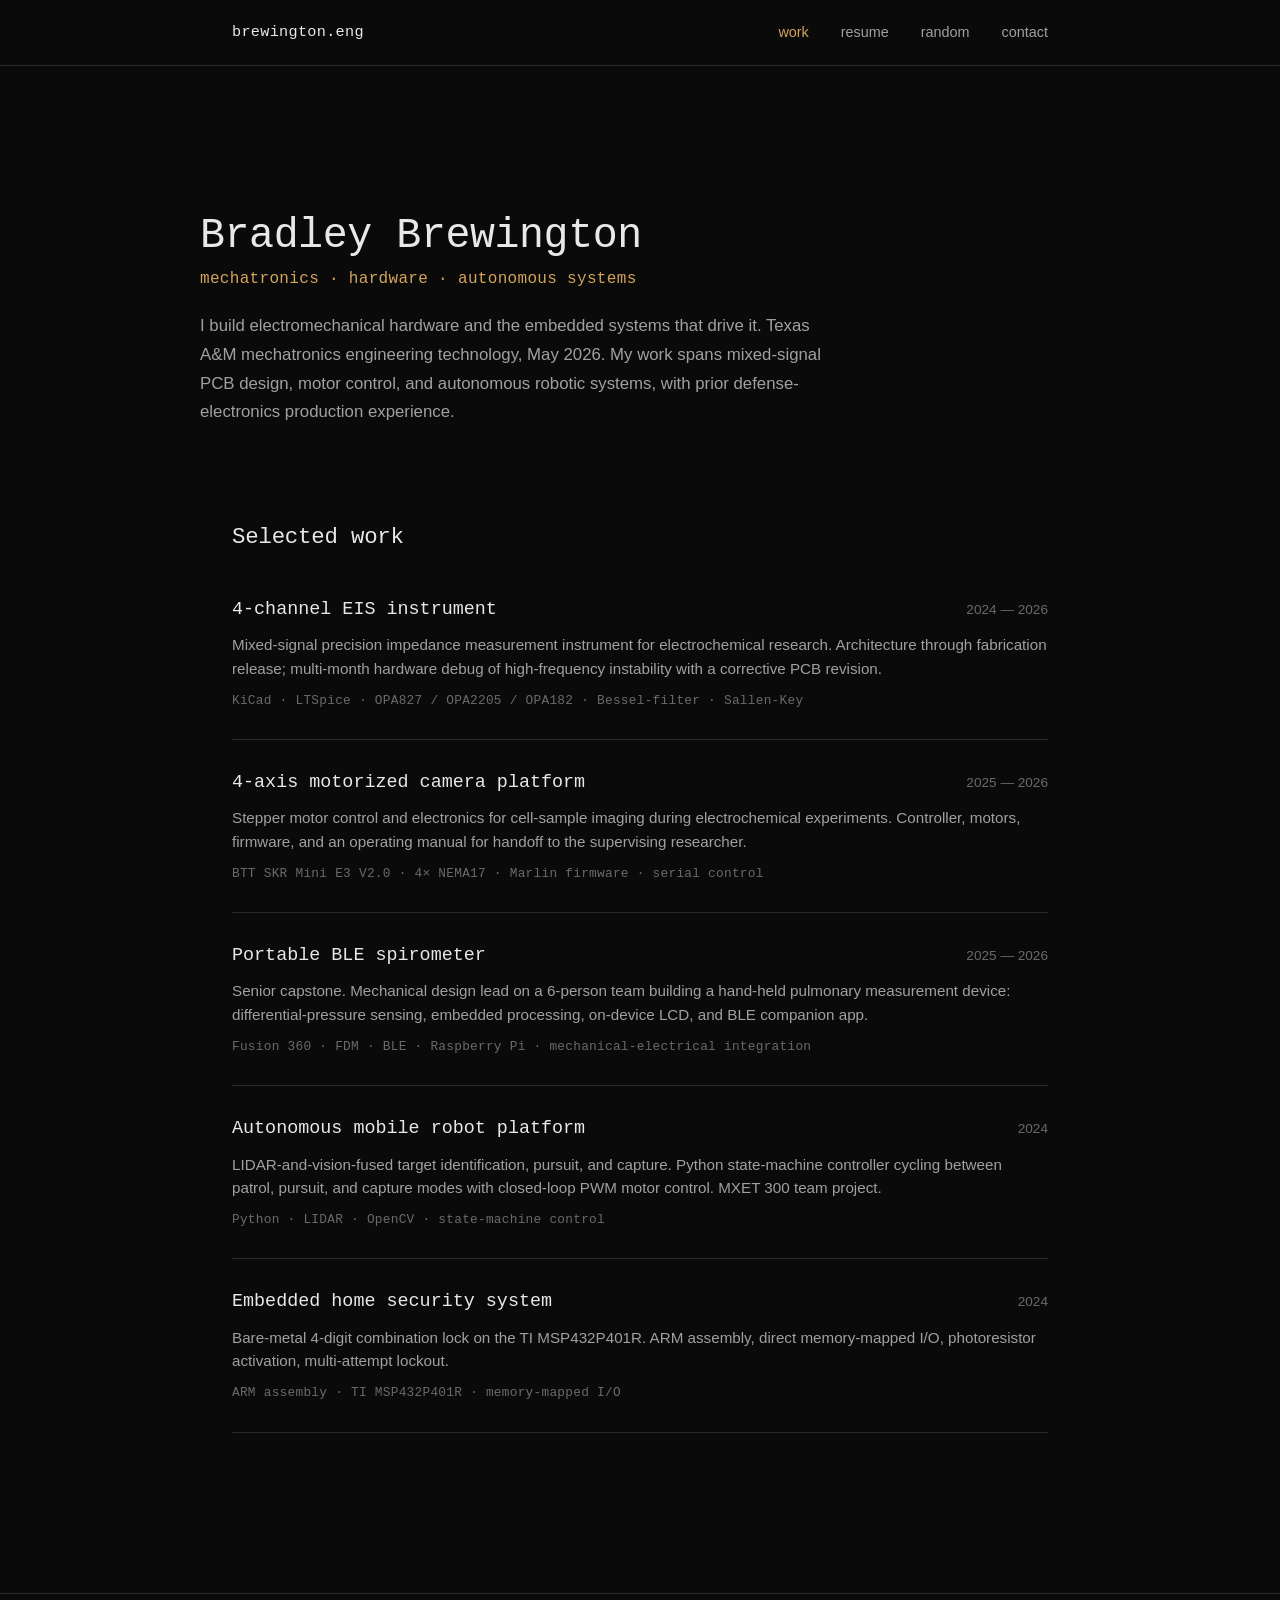
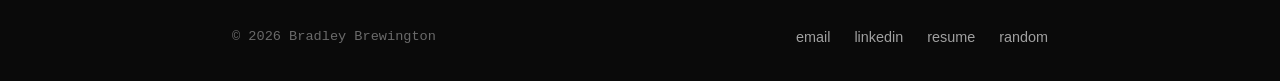
<file: index.html>
<!DOCTYPE html>
<html lang="en">
<head>
  <meta charset="UTF-8">
  <meta name="viewport" content="width=device-width, initial-scale=1.0">
  <title>Bradley Brewington — Mechatronics Engineer</title>
  <meta name="description" content="Bradley Brewington — Texas A&M mechatronics engineering technology graduate. Hardware, electronics, and autonomous systems.">
  <link rel="stylesheet" href="css/style.css">
</head>
<body>
  <header class="site-header">
    <div class="container">
      <a href="index.html" class="brand">brewington.eng</a>
      <nav class="site-nav">
        <a href="index.html" class="active">work</a>
        <a href="resume.html">resume</a>
        <a href="random.html">random</a>
        <a href="contact.html">contact</a>
      </nav>
    </div>
  </header>

  <main>
    <section class="hero container">
      <h1 class="name">Bradley Brewington</h1>
      <div class="tagline">mechatronics &middot; hardware &middot; autonomous systems</div>
      <p class="intro">
        I build electromechanical hardware and the embedded systems that drive it.
        Texas A&amp;M mechatronics engineering technology, May 2026. My work spans
        mixed-signal PCB design, motor control, and autonomous robotic systems, with
        prior defense-electronics production experience.
      </p>
    </section>

    <section class="container">
      <h2>Selected work</h2>
      <div class="project-list">

        <a href="projects/eis-instrument.html" class="project-card">
          <div class="project-card-meta">
            <div class="project-card-title">4-channel EIS instrument</div>
            <div class="project-card-date">2024 &mdash; 2026</div>
          </div>
          <div class="project-card-summary">
            Mixed-signal precision impedance measurement instrument for electrochemical research.
            Architecture through fabrication release; multi-month hardware debug of high-frequency
            instability with a corrective PCB revision.
          </div>
          <div class="project-card-stack">KiCad &middot; LTSpice &middot; OPA827 / OPA2205 / OPA182 &middot; Bessel-filter &middot; Sallen-Key</div>
        </a>

        <a href="projects/camera-platform.html" class="project-card">
          <div class="project-card-meta">
            <div class="project-card-title">4-axis motorized camera platform</div>
            <div class="project-card-date">2025 &mdash; 2026</div>
          </div>
          <div class="project-card-summary">
            Stepper motor control and electronics for cell-sample imaging during electrochemical
            experiments. Controller, motors, firmware, and an operating manual for handoff to the
            supervising researcher.
          </div>
          <div class="project-card-stack">BTT SKR Mini E3 V2.0 &middot; 4&times; NEMA17 &middot; Marlin firmware &middot; serial control</div>
        </a>

        <a href="projects/spirometer.html" class="project-card">
          <div class="project-card-meta">
            <div class="project-card-title">Portable BLE spirometer</div>
            <div class="project-card-date">2025 &mdash; 2026</div>
          </div>
          <div class="project-card-summary">
            Senior capstone. Mechanical design lead on a 6-person team building a hand-held
            pulmonary measurement device: differential-pressure sensing, embedded processing,
            on-device LCD, and BLE companion app.
          </div>
          <div class="project-card-stack">Fusion 360 &middot; FDM &middot; BLE &middot; Raspberry Pi &middot; mechanical-electrical integration</div>
        </a>

        <a href="projects/rat-hunter.html" class="project-card">
          <div class="project-card-meta">
            <div class="project-card-title">Autonomous mobile robot platform</div>
            <div class="project-card-date">2024</div>
          </div>
          <div class="project-card-summary">
            LIDAR-and-vision-fused target identification, pursuit, and capture. Python
            state-machine controller cycling between patrol, pursuit, and capture modes with
            closed-loop PWM motor control. MXET 300 team project.
          </div>
          <div class="project-card-stack">Python &middot; LIDAR &middot; OpenCV &middot; state-machine control</div>
        </a>

        <a href="projects/msp432-home-security.html" class="project-card">
          <div class="project-card-meta">
            <div class="project-card-title">Embedded home security system</div>
            <div class="project-card-date">2024</div>
          </div>
          <div class="project-card-summary">
            Bare-metal 4-digit combination lock on the TI MSP432P401R. ARM assembly, direct
            memory-mapped I/O, photoresistor activation, multi-attempt lockout.
          </div>
          <div class="project-card-stack">ARM assembly &middot; TI MSP432P401R &middot; memory-mapped I/O</div>
        </a>

      </div>
    </section>
  </main>

  <footer class="site-footer">
    <div class="container">
      <div class="copy">&copy; 2026 Bradley Brewington</div>
      <div class="links">
        <a href="mailto:bmbrewington4@gmail.com">email</a>
        <a href="https://linkedin.com/in/bradleybrewington" target="_blank" rel="noopener">linkedin</a>
        <a href="resume.html">resume</a>
        <a href="random.html">random</a>
      </div>
    </div>
  </footer>
</body>
</html>
</file>
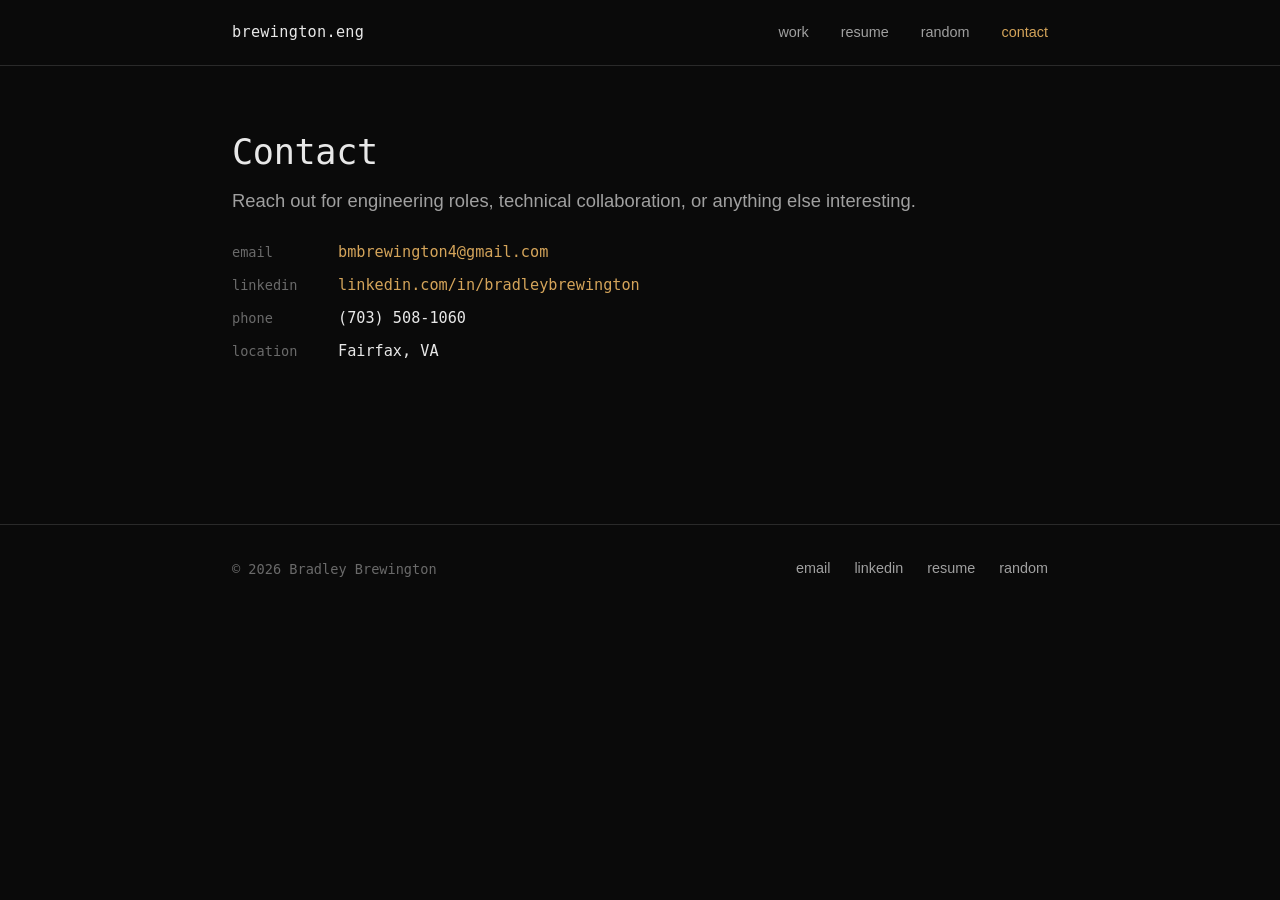
<file: contact.html>
<!DOCTYPE html>
<html lang="en">
<head>
  <meta charset="UTF-8">
  <meta name="viewport" content="width=device-width, initial-scale=1.0">
  <title>Contact — Bradley Brewington</title>
  <link rel="stylesheet" href="css/style.css">
</head>
<body>
  <header class="site-header">
    <div class="container">
      <a href="index.html" class="brand">brewington.eng</a>
      <nav class="site-nav">
        <a href="index.html">work</a>
        <a href="resume.html">resume</a>
        <a href="random.html">random</a>
        <a href="contact.html" class="active">contact</a>
      </nav>
    </div>
  </header>

  <main>
    <section class="container">
      <h1>Contact</h1>
      <p class="lede">
        Reach out for engineering roles, technical collaboration, or anything else interesting.
      </p>

      <div class="contact-list">
        <div class="row">
          <span class="label">email</span>
          <span class="value"><a href="mailto:bmbrewington4@gmail.com">bmbrewington4@gmail.com</a></span>
        </div>
        <div class="row">
          <span class="label">linkedin</span>
          <span class="value"><a href="https://linkedin.com/in/bradleybrewington" target="_blank" rel="noopener">linkedin.com/in/bradleybrewington</a></span>
        </div>
        <div class="row">
          <span class="label">phone</span>
          <span class="value">(703) 508-1060</span>
        </div>
        <div class="row">
          <span class="label">location</span>
          <span class="value">Fairfax, VA</span>
        </div>
      </div>

      
    </section>
  </main>

  <footer class="site-footer">
    <div class="container">
      <div class="copy">&copy; 2026 Bradley Brewington</div>
      <div class="links">
        <a href="mailto:bmbrewington4@gmail.com">email</a>
        <a href="https://linkedin.com/in/bradleybrewington" target="_blank" rel="noopener">linkedin</a>
        <a href="resume.html">resume</a>
        <a href="random.html">random</a>
      </div>
    </div>
  </footer>
</body>
</html>
</file>
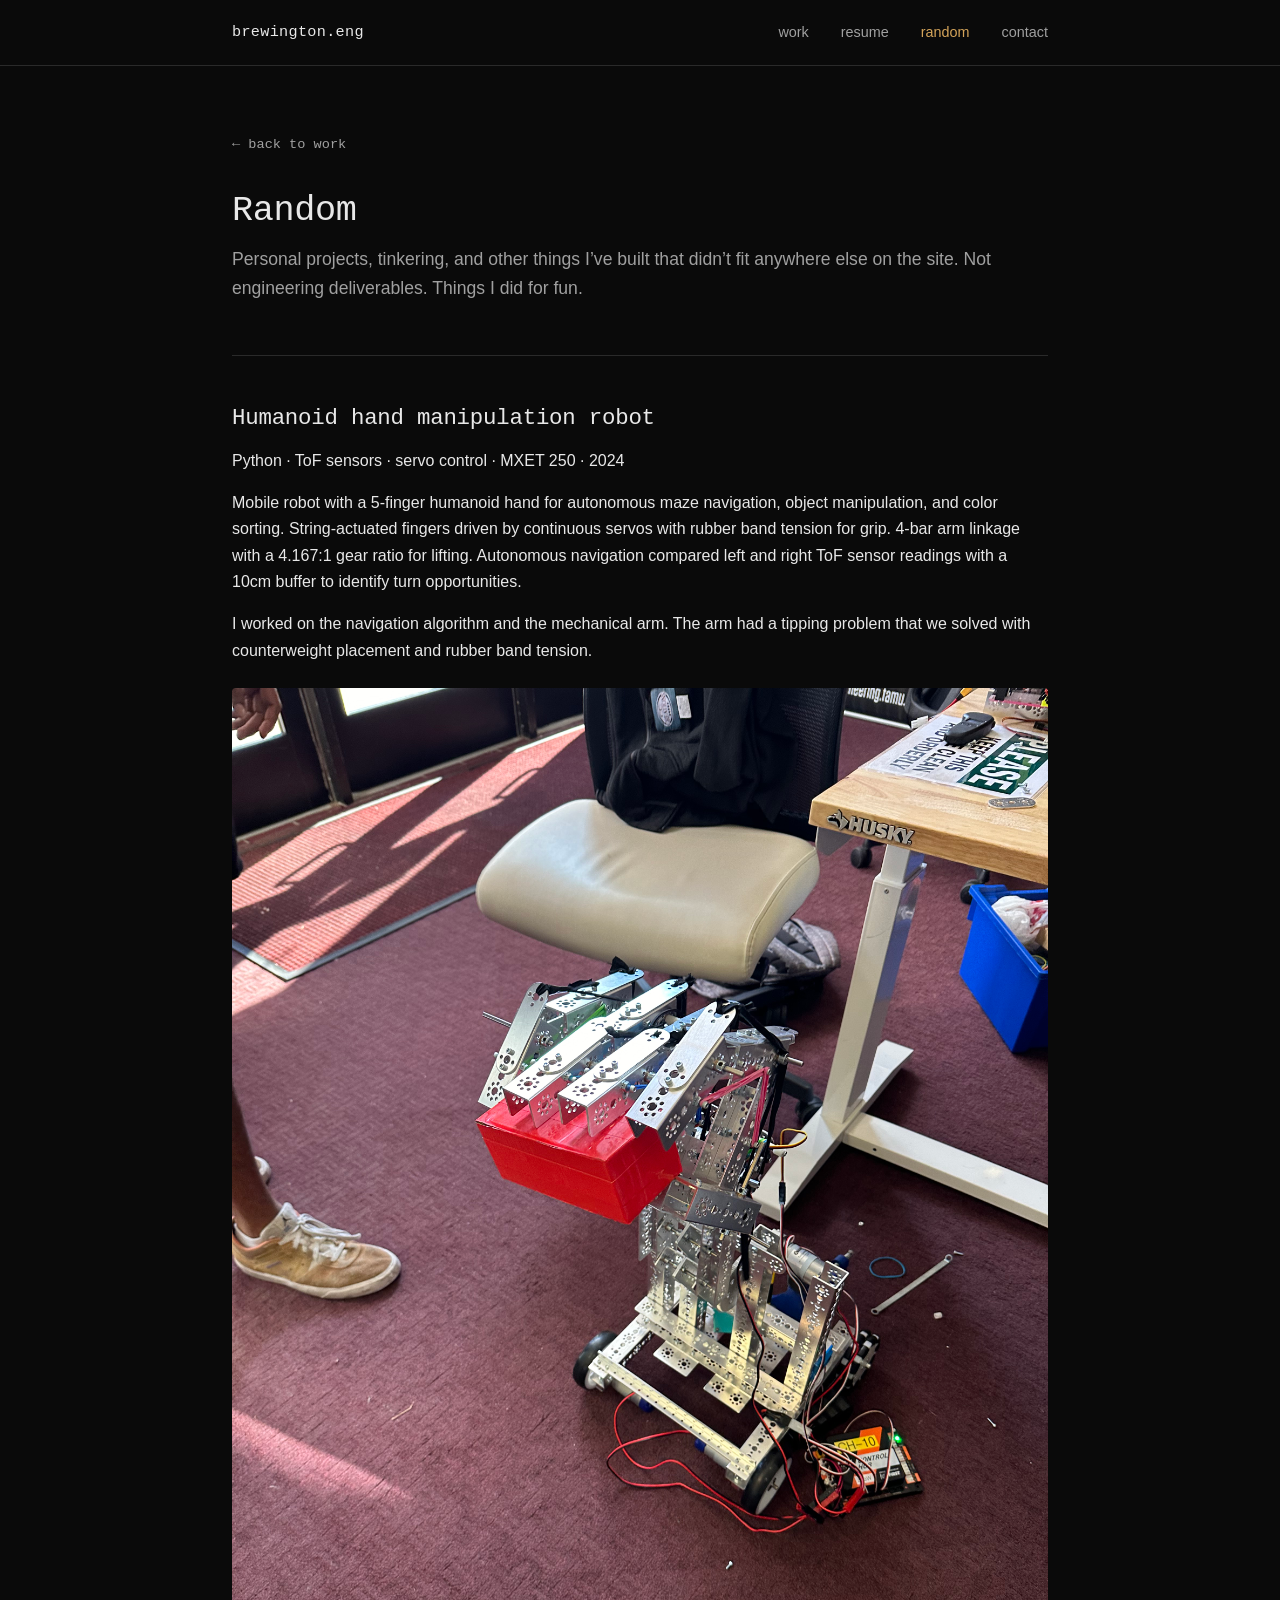
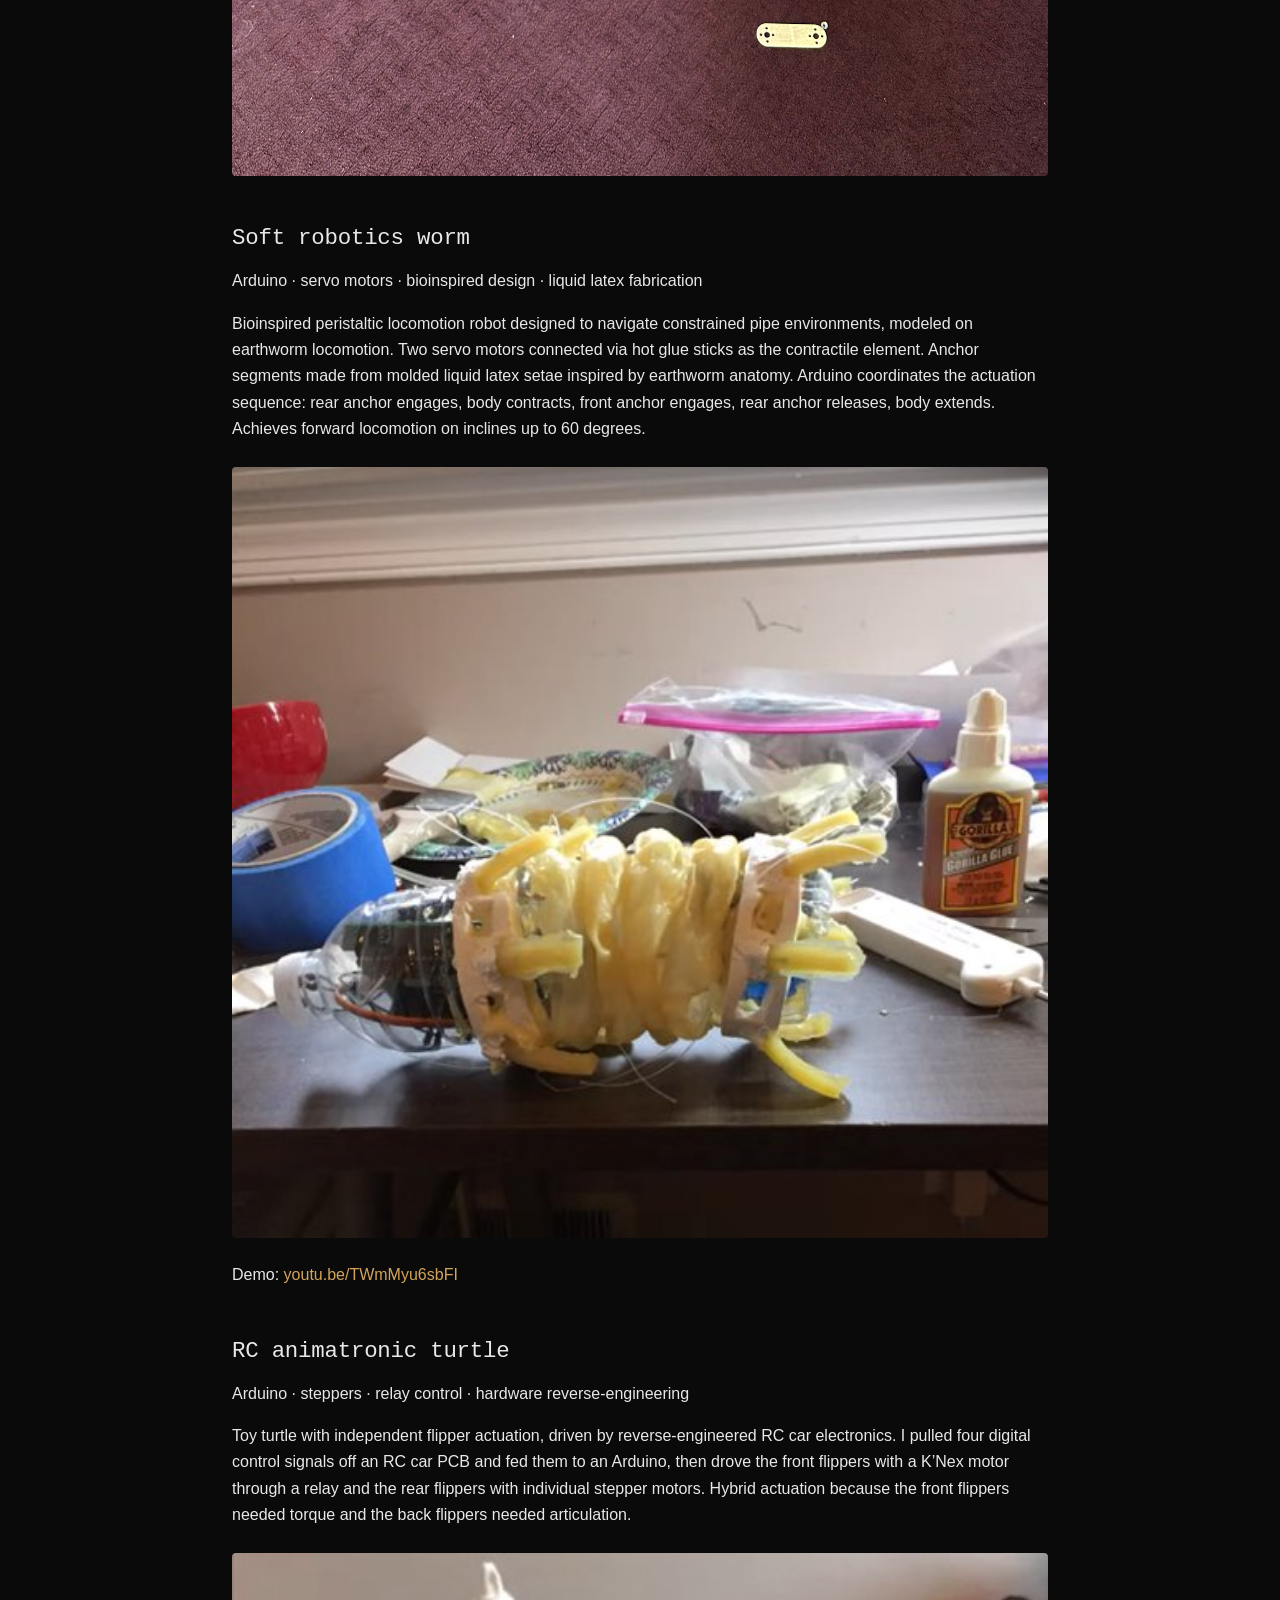
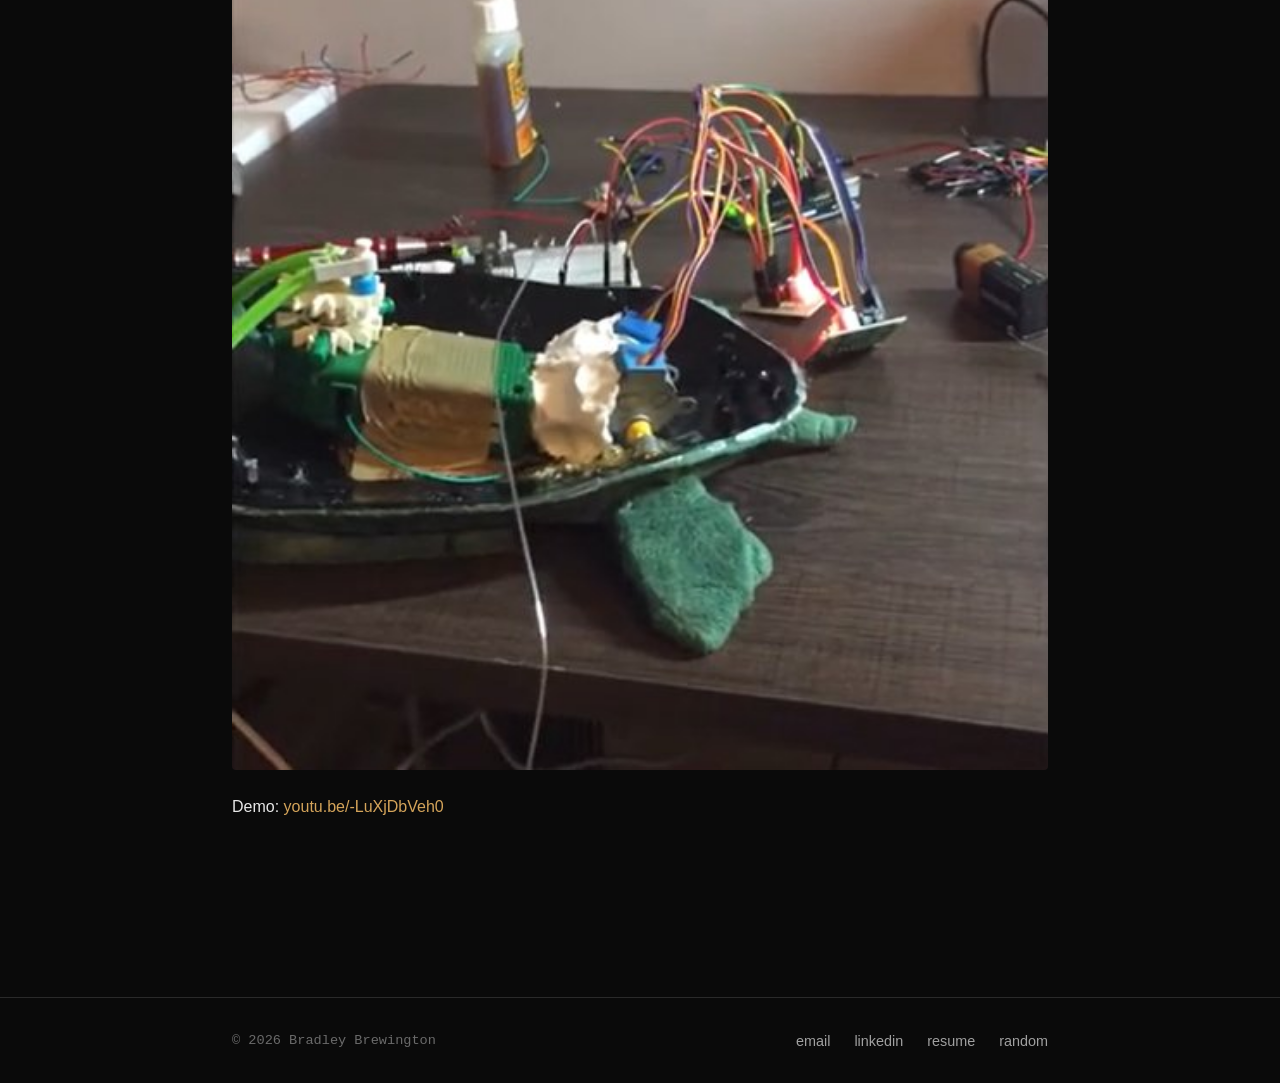
<file: random.html>
<!DOCTYPE html>
<html lang="en">
<head>
  <meta charset="UTF-8">
  <meta name="viewport" content="width=device-width, initial-scale=1.0">
  <title>Random — Bradley Brewington</title>
  <link rel="stylesheet" href="css/style.css">
</head>
<body>
  <header class="site-header">
    <div class="container">
      <a href="index.html" class="brand">brewington.eng</a>
      <nav class="site-nav">
        <a href="index.html">work</a>
        <a href="resume.html">resume</a>
        <a href="random.html" class="active">random</a>
        <a href="contact.html">contact</a>
      </nav>
    </div>
  </header>

  <main>
    <section class="container">
      <a href="index.html" class="back-link">&larr; back to work</a>

      <div class="project-header">
        <h1>Random</h1>
        <p class="summary">
          Personal projects, tinkering, and other things I&rsquo;ve built that didn&rsquo;t fit
          anywhere else on the site. Not engineering deliverables. Things I did for fun.
        </p>
      </div>

      <h2>Humanoid hand manipulation robot</h2>
      <p class="role">Python &middot; ToF sensors &middot; servo control &middot; MXET 250 &middot; 2024</p>
      <p>
        Mobile robot with a 5-finger humanoid hand for autonomous maze navigation, object
        manipulation, and color sorting. String-actuated fingers driven by continuous servos
        with rubber band tension for grip. 4-bar arm linkage with a 4.167:1 gear ratio for
        lifting. Autonomous navigation compared left and right ToF sensor readings with a
        10cm buffer to identify turn opportunities.
      </p>
      <p>
        I worked on the navigation algorithm and the mechanical arm. The arm had a tipping
        problem that we solved with counterweight placement and rubber band tension.
      </p>

      <figure>
        <img src="images/humanoid-hand.jpg" alt="Mobile robot with a 5-finger humanoid hand attached to a 4-bar linkage arm, posed on the lab floor">
      </figure>

      <h2>Soft robotics worm</h2>
      <p class="role">Arduino &middot; servo motors &middot; bioinspired design &middot; liquid latex fabrication</p>
      <p>
        Bioinspired peristaltic locomotion robot designed to navigate constrained pipe
        environments, modeled on earthworm locomotion. Two servo motors connected via hot
        glue sticks as the contractile element. Anchor segments made from molded liquid latex
        setae inspired by earthworm anatomy. Arduino coordinates the actuation sequence:
        rear anchor engages, body contracts, front anchor engages, rear anchor releases,
        body extends. Achieves forward locomotion on inclines up to 60 degrees.
      </p>

      <figure>
        <img src="images/random-worm.png" alt="Assembled soft robotics worm on a bench, showing the segmented latex body wrapped around two servo motors with a clear plastic head section">
      </figure>

      <p>
        Demo: <a href="https://youtu.be/TWmMyu6sbFI" target="_blank" rel="noopener">youtu.be/TWmMyu6sbFI</a>
      </p>

      <h2>RC animatronic turtle</h2>
      <p class="role">Arduino &middot; steppers &middot; relay control &middot; hardware reverse-engineering</p>
      <p>
        Toy turtle with independent flipper actuation, driven by reverse-engineered RC car
        electronics. I pulled four digital control signals off an RC car PCB and fed them to
        an Arduino, then drove the front flippers with a K&rsquo;Nex motor through a relay and
        the rear flippers with individual stepper motors. Hybrid actuation because the front
        flippers needed torque and the back flippers needed articulation.
      </p>

      <figure>
        <img src="images/random-turtle.png" alt="Toy turtle shell opened up showing the Arduino, breadboard, relay, and stepper motor wiring inside">
      </figure>

      <p>
        Demo: <a href="https://youtu.be/-LuXjDbVeh0" target="_blank" rel="noopener">youtu.be/-LuXjDbVeh0</a>
      </p>
    </section>
  </main>

  <footer class="site-footer">
    <div class="container">
      <div class="copy">&copy; 2026 Bradley Brewington</div>
      <div class="links">
        <a href="mailto:bmbrewington4@gmail.com">email</a>
        <a href="https://linkedin.com/in/bradleybrewington" target="_blank" rel="noopener">linkedin</a>
        <a href="resume.html">resume</a>
        <a href="random.html">random</a>
      </div>
    </div>
  </footer>
</body>
</html>
</file>
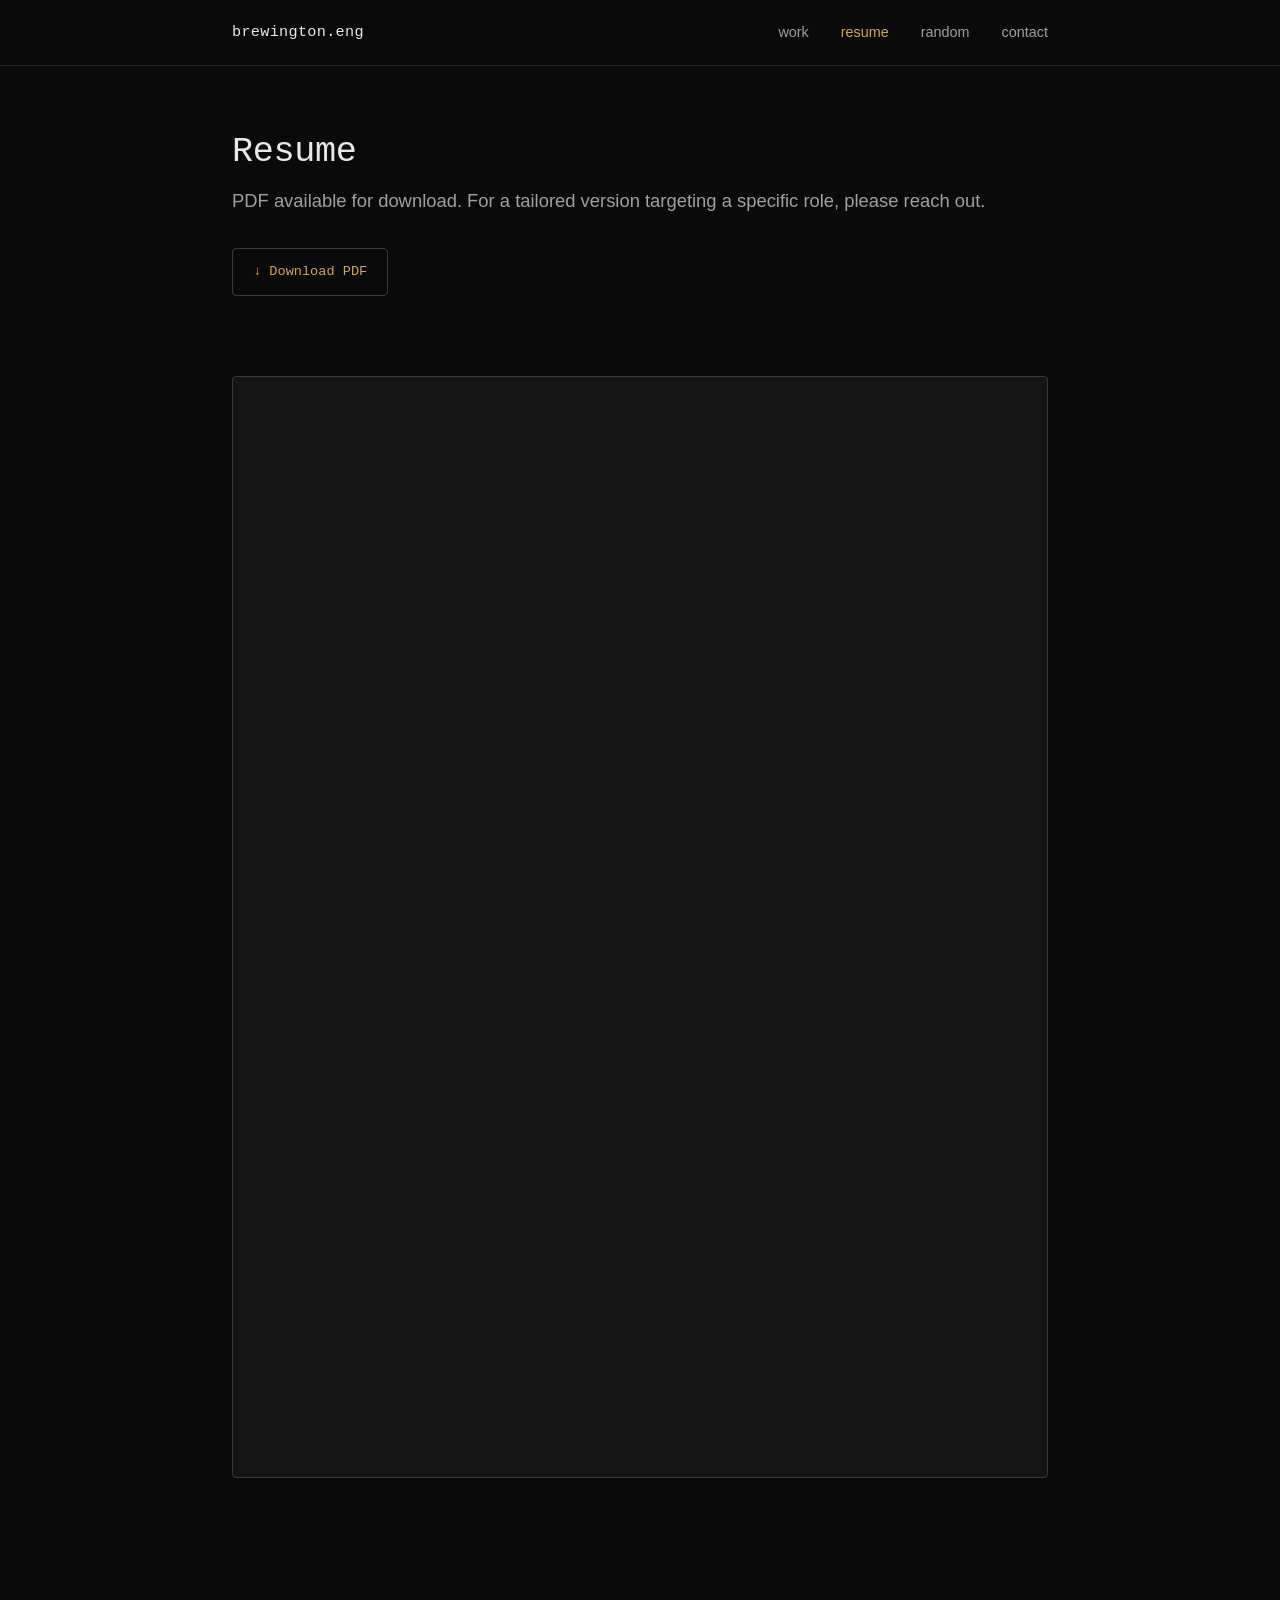
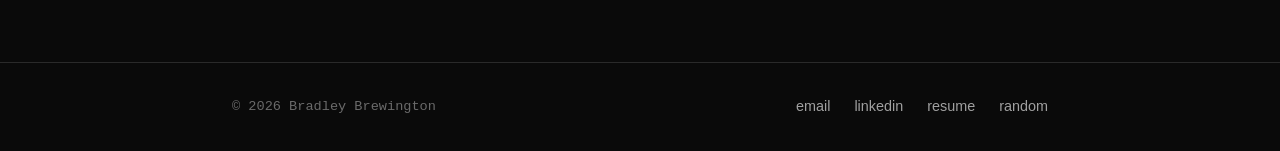
<file: resume.html>
<!DOCTYPE html>
<html lang="en">
<head>
  <meta charset="UTF-8">
  <meta name="viewport" content="width=device-width, initial-scale=1.0">
  <title>Resume — Bradley Brewington</title>
  <link rel="stylesheet" href="css/style.css">
</head>
<body>
  <header class="site-header">
    <div class="container">
      <a href="index.html" class="brand">brewington.eng</a>
      <nav class="site-nav">
        <a href="index.html">work</a>
        <a href="resume.html" class="active">resume</a>
        <a href="random.html">random</a>
        <a href="contact.html">contact</a>
      </nav>
    </div>
  </header>

  <main>
    <section class="container">
      <h1>Resume</h1>
      <p class="lede">
        PDF available for download. For a tailored version targeting a specific role, please
        reach out.
      </p>

      <div style="margin-top: 2rem;">
        <a href="files/Brewington_Resume.pdf" class="back-link" style="display: inline-block; padding: 0.75rem 1.25rem; border: 1px solid var(--border-strong); border-radius: 4px; color: var(--accent);">
          &darr; Download PDF
        </a>
      </div>

      <div class="image-placeholder" style="margin-top: 3rem; padding: 0; border: 1px solid var(--border-strong); border-radius: 4px; overflow: hidden; min-height: 900px;">
        <iframe src="files/Brewington_Resume.pdf#view=FitH" title="Resume preview" style="width: 100%; height: 1100px; border: 0; display: block;"></iframe>
      </div>
    </section>
  </main>

  <footer class="site-footer">
    <div class="container">
      <div class="copy">&copy; 2026 Bradley Brewington</div>
      <div class="links">
        <a href="mailto:bmbrewington4@gmail.com">email</a>
        <a href="https://linkedin.com/in/bradleybrewington" target="_blank" rel="noopener">linkedin</a>
        <a href="resume.html">resume</a>
        <a href="random.html">random</a>
      </div>
    </div>
  </footer>
</body>
</html>
</file>
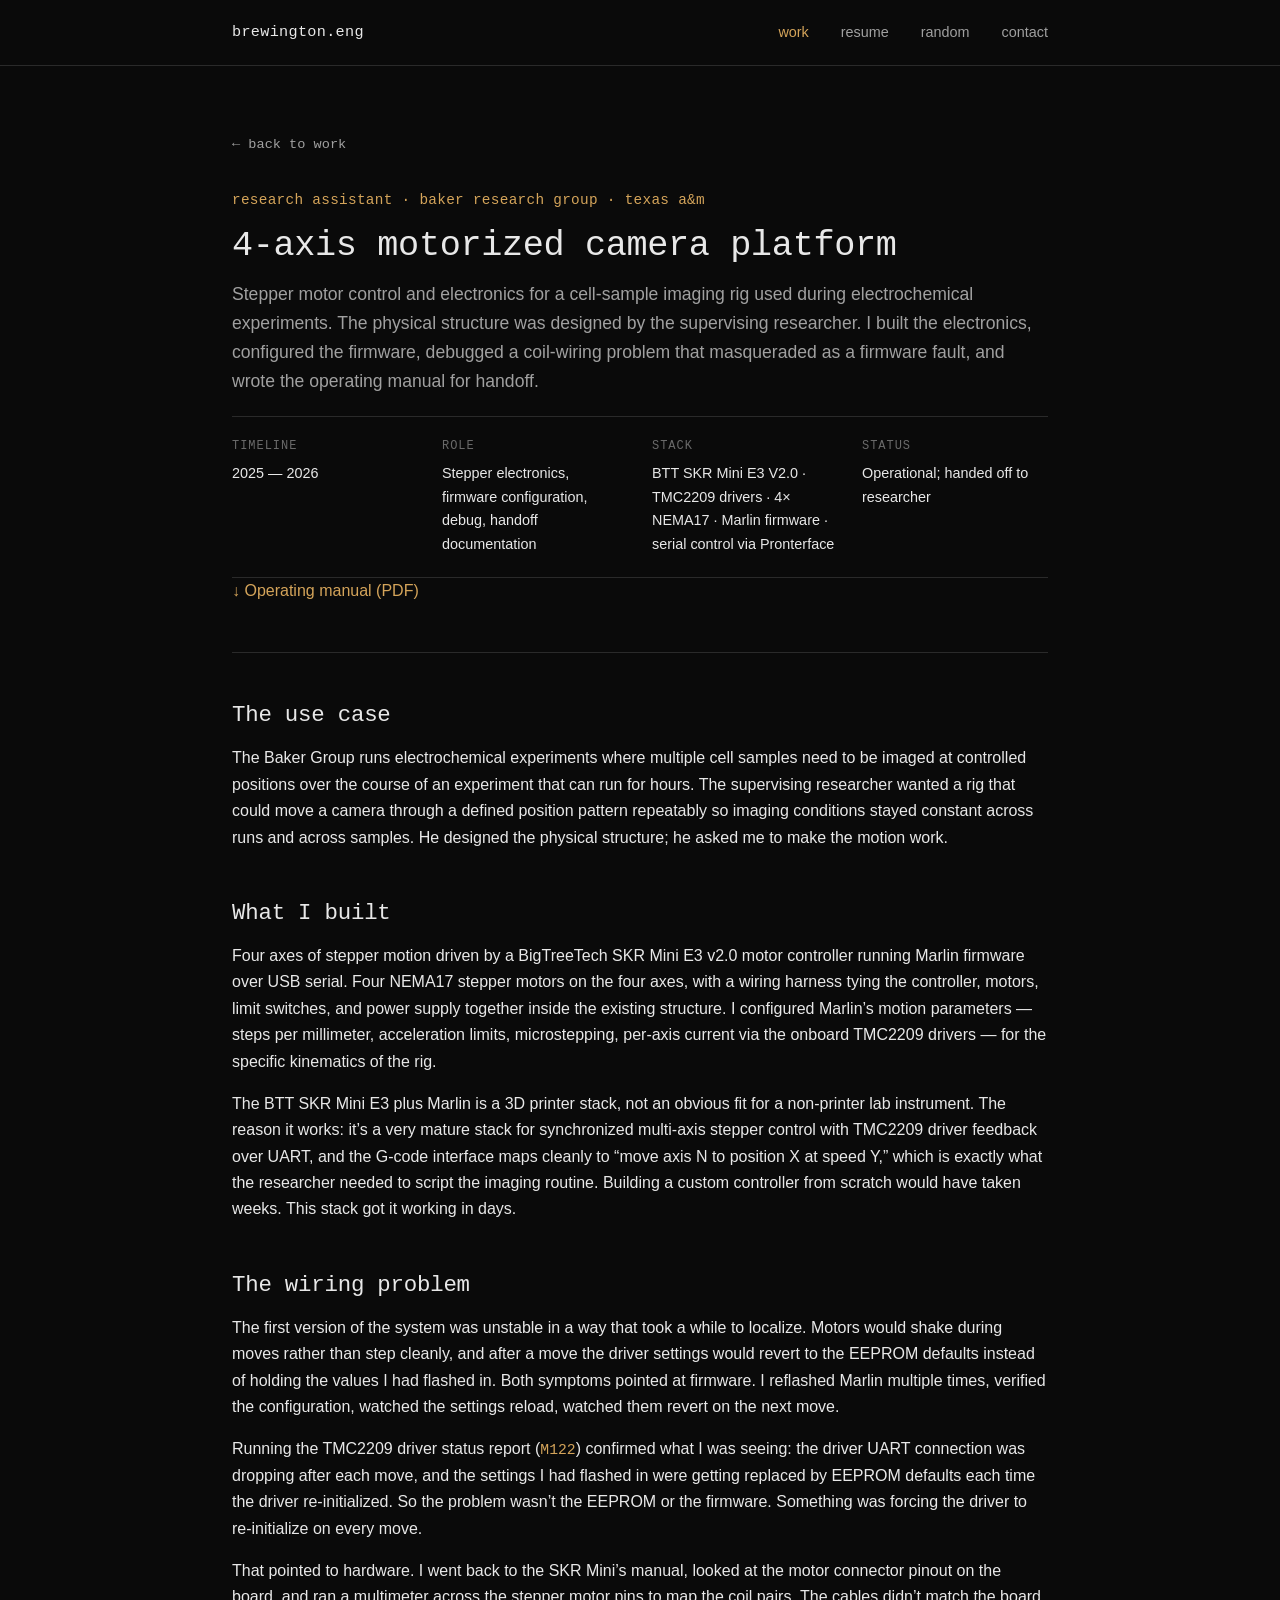
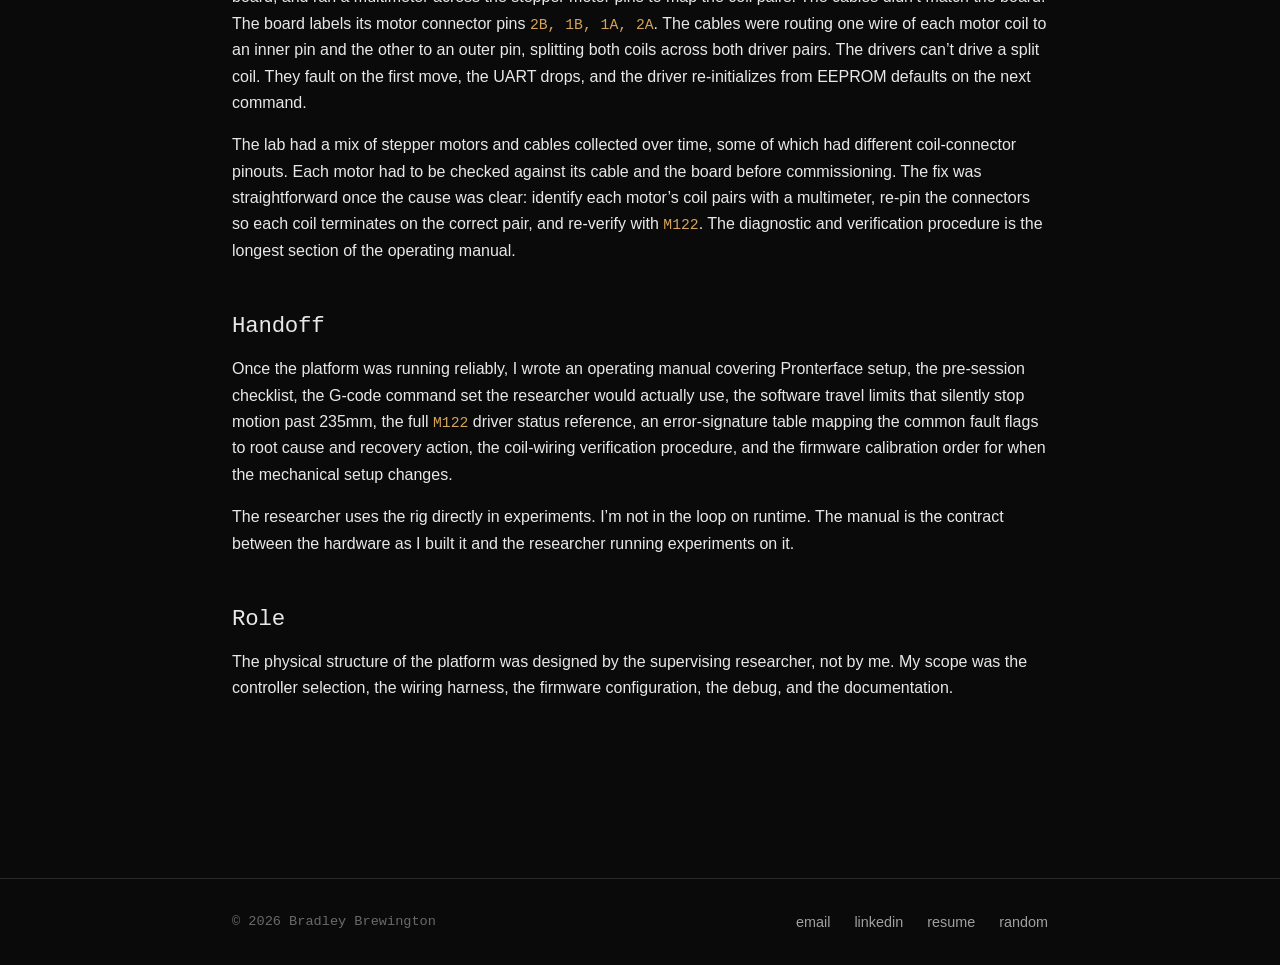
<file: projects/camera-platform.html>
<!DOCTYPE html>
<html lang="en">
<head>
  <meta charset="UTF-8">
  <meta name="viewport" content="width=device-width, initial-scale=1.0">
  <title>4-axis camera platform — Bradley Brewington</title>
  <link rel="stylesheet" href="../css/style.css">
</head>
<body>
  <header class="site-header">
    <div class="container">
      <a href="../index.html" class="brand">brewington.eng</a>
      <nav class="site-nav">
        <a href="../index.html" class="active">work</a>
        <a href="../resume.html">resume</a>
        <a href="../random.html">random</a>
        <a href="../contact.html">contact</a>
      </nav>
    </div>
  </header>

  <main>
    <section class="container">
      <a href="../index.html" class="back-link">&larr; back to work</a>

      <div class="project-header">
        <div class="role">research assistant &middot; baker research group &middot; texas a&amp;m</div>
        <h1>4-axis motorized camera platform</h1>
        <p class="summary">
          Stepper motor control and electronics for a cell-sample imaging rig used during
          electrochemical experiments. The physical structure was designed by the supervising
          researcher. I built the electronics, configured the firmware, debugged a coil-wiring
          problem that masqueraded as a firmware fault, and wrote the operating manual for handoff.
        </p>

        <dl class="fact-grid">
          <div>
            <dt>Timeline</dt>
            <dd>2025 &mdash; 2026</dd>
          </div>
          <div>
            <dt>Role</dt>
            <dd>Stepper electronics, firmware configuration, debug, handoff documentation</dd>
          </div>
          <div>
            <dt>Stack</dt>
            <dd>BTT SKR Mini E3 V2.0 &middot; TMC2209 drivers &middot; 4&times; NEMA17 &middot; Marlin firmware &middot; serial control via Pronterface</dd>
          </div>
          <div>
            <dt>Status</dt>
            <dd>Operational; handed off to researcher</dd>
          </div>
        </dl>

        <p class="downloads">
          <a href="../files/Motion_System_Operating_Guide.pdf">&darr; Operating manual (PDF)</a>
        </p>
      </div>

      <h2>The use case</h2>
      <p>
        The Baker Group runs electrochemical experiments where multiple cell samples need to be
        imaged at controlled positions over the course of an experiment that can run for hours.
        The supervising researcher wanted a rig that could move a camera through a defined
        position pattern repeatably so imaging conditions stayed constant across runs and across
        samples. He designed the physical structure; he asked me to make the motion work.
      </p>

      <h2>What I built</h2>
      <p>
        Four axes of stepper motion driven by a BigTreeTech SKR Mini E3 v2.0 motor controller
        running Marlin firmware over USB serial. Four NEMA17 stepper motors on the four axes,
        with a wiring harness tying the controller, motors, limit switches, and power supply
        together inside the existing structure. I configured Marlin&rsquo;s motion parameters &mdash;
        steps per millimeter, acceleration limits, microstepping, per-axis current via the
        onboard TMC2209 drivers &mdash; for the specific kinematics of the rig.
      </p>
      <p>
        The BTT SKR Mini E3 plus Marlin is a 3D printer stack, not an obvious fit for a
        non-printer lab instrument. The reason it works: it&rsquo;s a very mature stack for
        synchronized multi-axis stepper control with TMC2209 driver feedback over UART, and the
        G-code interface maps cleanly to &ldquo;move axis N to position X at speed Y,&rdquo; which is
        exactly what the researcher needed to script the imaging routine. Building a custom
        controller from scratch would have taken weeks. This stack got it working in days.
      </p>

      <h2>The wiring problem</h2>
      <p>
        The first version of the system was unstable in a way that took a while to localize.
        Motors would shake during moves rather than step cleanly, and after a move the driver
        settings would revert to the EEPROM defaults instead of holding the values I had
        flashed in. Both symptoms pointed at firmware. I reflashed Marlin multiple times,
        verified the configuration, watched the settings reload, watched them revert on the
        next move.
      </p>
      <p>
        Running the TMC2209 driver status report (<code>M122</code>) confirmed what I was
        seeing: the driver UART connection was dropping after each move, and the settings I had
        flashed in were getting replaced by EEPROM defaults each time the driver
        re-initialized. So the problem wasn&rsquo;t the EEPROM or the firmware. Something was
        forcing the driver to re-initialize on every move.
      </p>
      <p>
        That pointed to hardware. I went back to the SKR Mini&rsquo;s manual, looked at the motor
        connector pinout on the board, and ran a multimeter across the stepper motor pins to
        map the coil pairs. The cables didn&rsquo;t match the board. The board labels its motor
        connector pins <code>2B, 1B, 1A, 2A</code>. The cables were routing one wire of each
        motor coil to an inner pin and the other to an outer pin, splitting both coils across
        both driver pairs. The drivers can&rsquo;t drive a split coil. They fault on the first
        move, the UART drops, and the driver re-initializes from EEPROM defaults on the next
        command.
      </p>
      <p>
        The lab had a mix of stepper motors and cables collected over time, some of which had
        different coil-connector pinouts. Each motor had to be checked against its cable and
        the board before commissioning. The fix was straightforward once the cause was clear:
        identify each motor&rsquo;s coil pairs with a multimeter, re-pin the connectors so each coil
        terminates on the correct pair, and re-verify with <code>M122</code>. The diagnostic
        and verification procedure is the longest section of the operating manual.
      </p>

      <h2>Handoff</h2>
      <p>
        Once the platform was running reliably, I wrote an operating manual covering
        Pronterface setup, the pre-session checklist, the G-code command set the researcher
        would actually use, the software travel limits that silently stop motion past 235mm,
        the full <code>M122</code> driver status reference, an error-signature table mapping
        the common fault flags to root cause and recovery action, the coil-wiring verification
        procedure, and the firmware calibration order for when the mechanical setup changes.
      </p>
      <p>
        The researcher uses the rig directly in experiments. I&rsquo;m not in the loop on runtime.
        The manual is the contract between the hardware as I built it and the researcher
        running experiments on it.
      </p>

      <h2>Role</h2>
      <p>
        The physical structure of the platform was designed by the supervising researcher, not
        by me. My scope was the controller selection, the wiring harness, the firmware
        configuration, the debug, and the documentation.
      </p>
    </section>
  </main>

  <footer class="site-footer">
    <div class="container">
      <div class="copy">&copy; 2026 Bradley Brewington</div>
      <div class="links">
        <a href="mailto:bmbrewington4@gmail.com">email</a>
        <a href="https://linkedin.com/in/bradleybrewington" target="_blank" rel="noopener">linkedin</a>
        <a href="../resume.html">resume</a>
        <a href="../random.html">random</a>
      </div>
    </div>
  </footer>
</body>
</html>
</file>
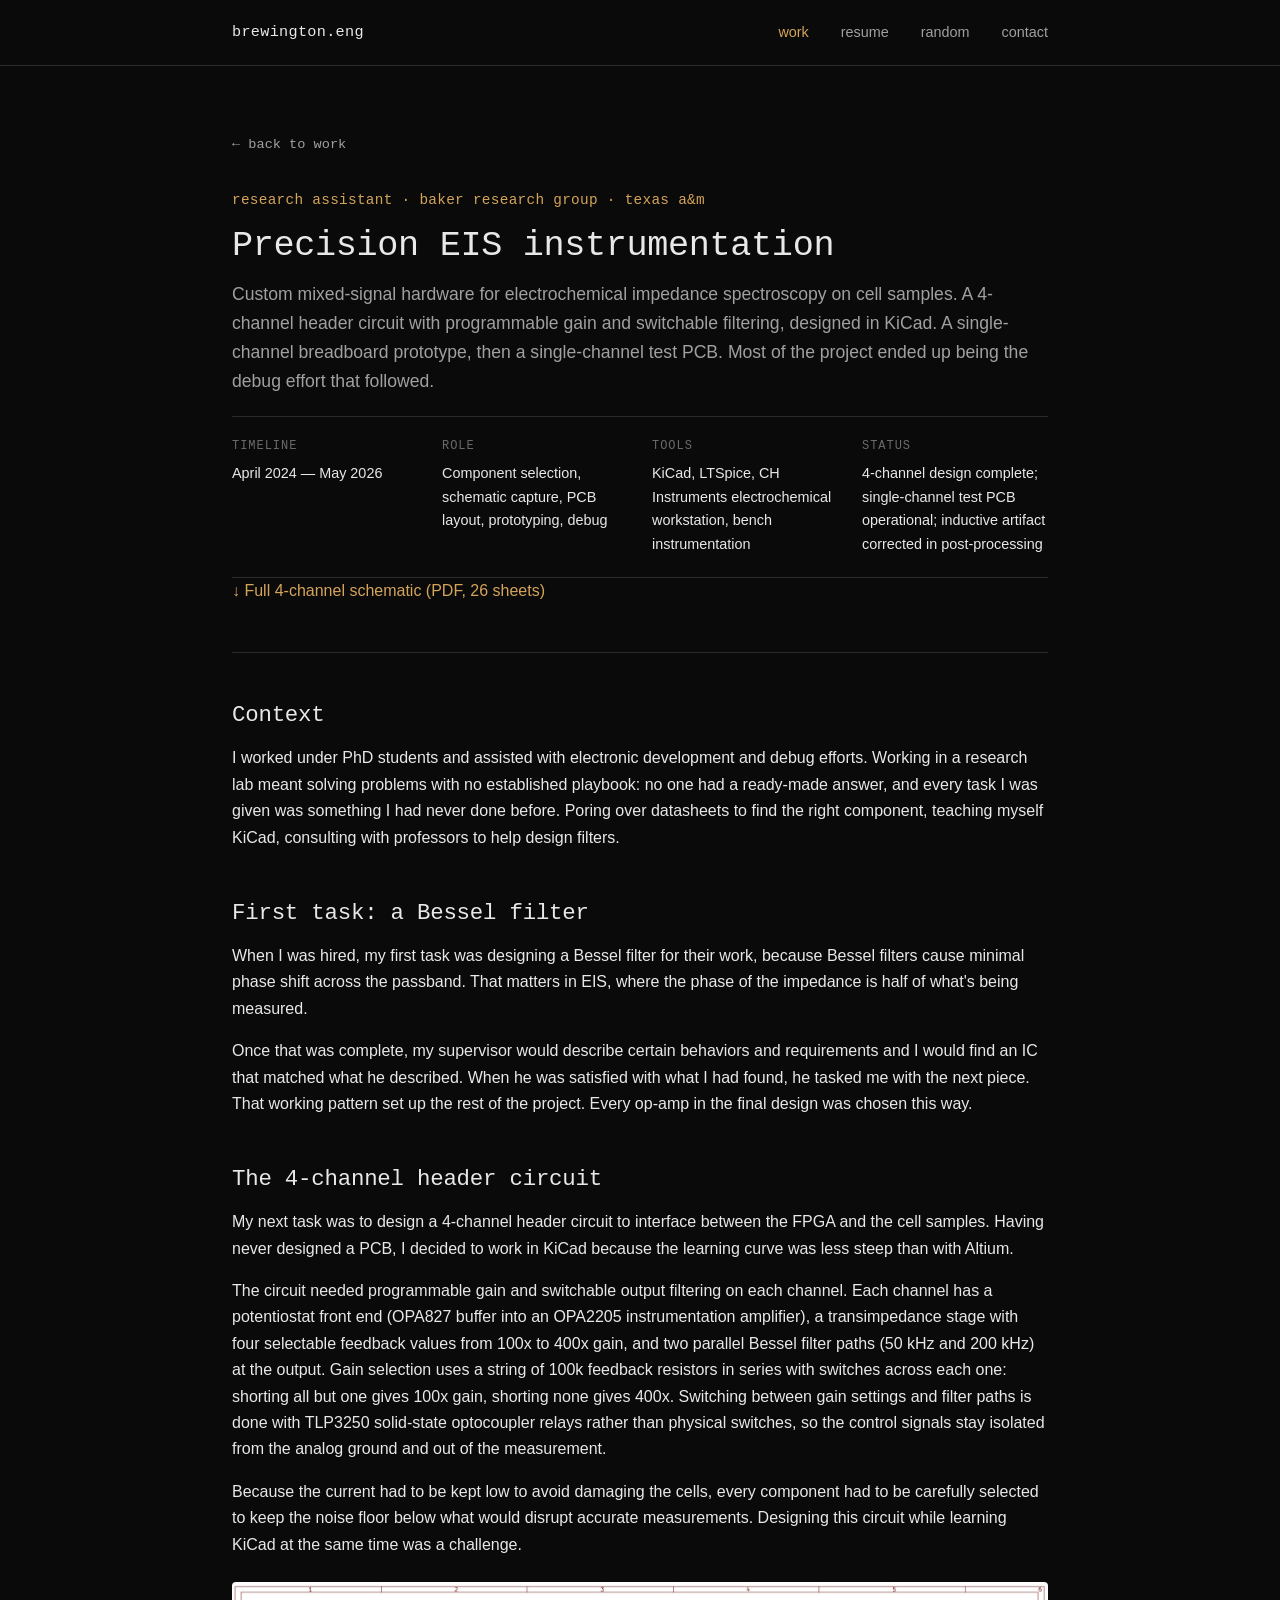
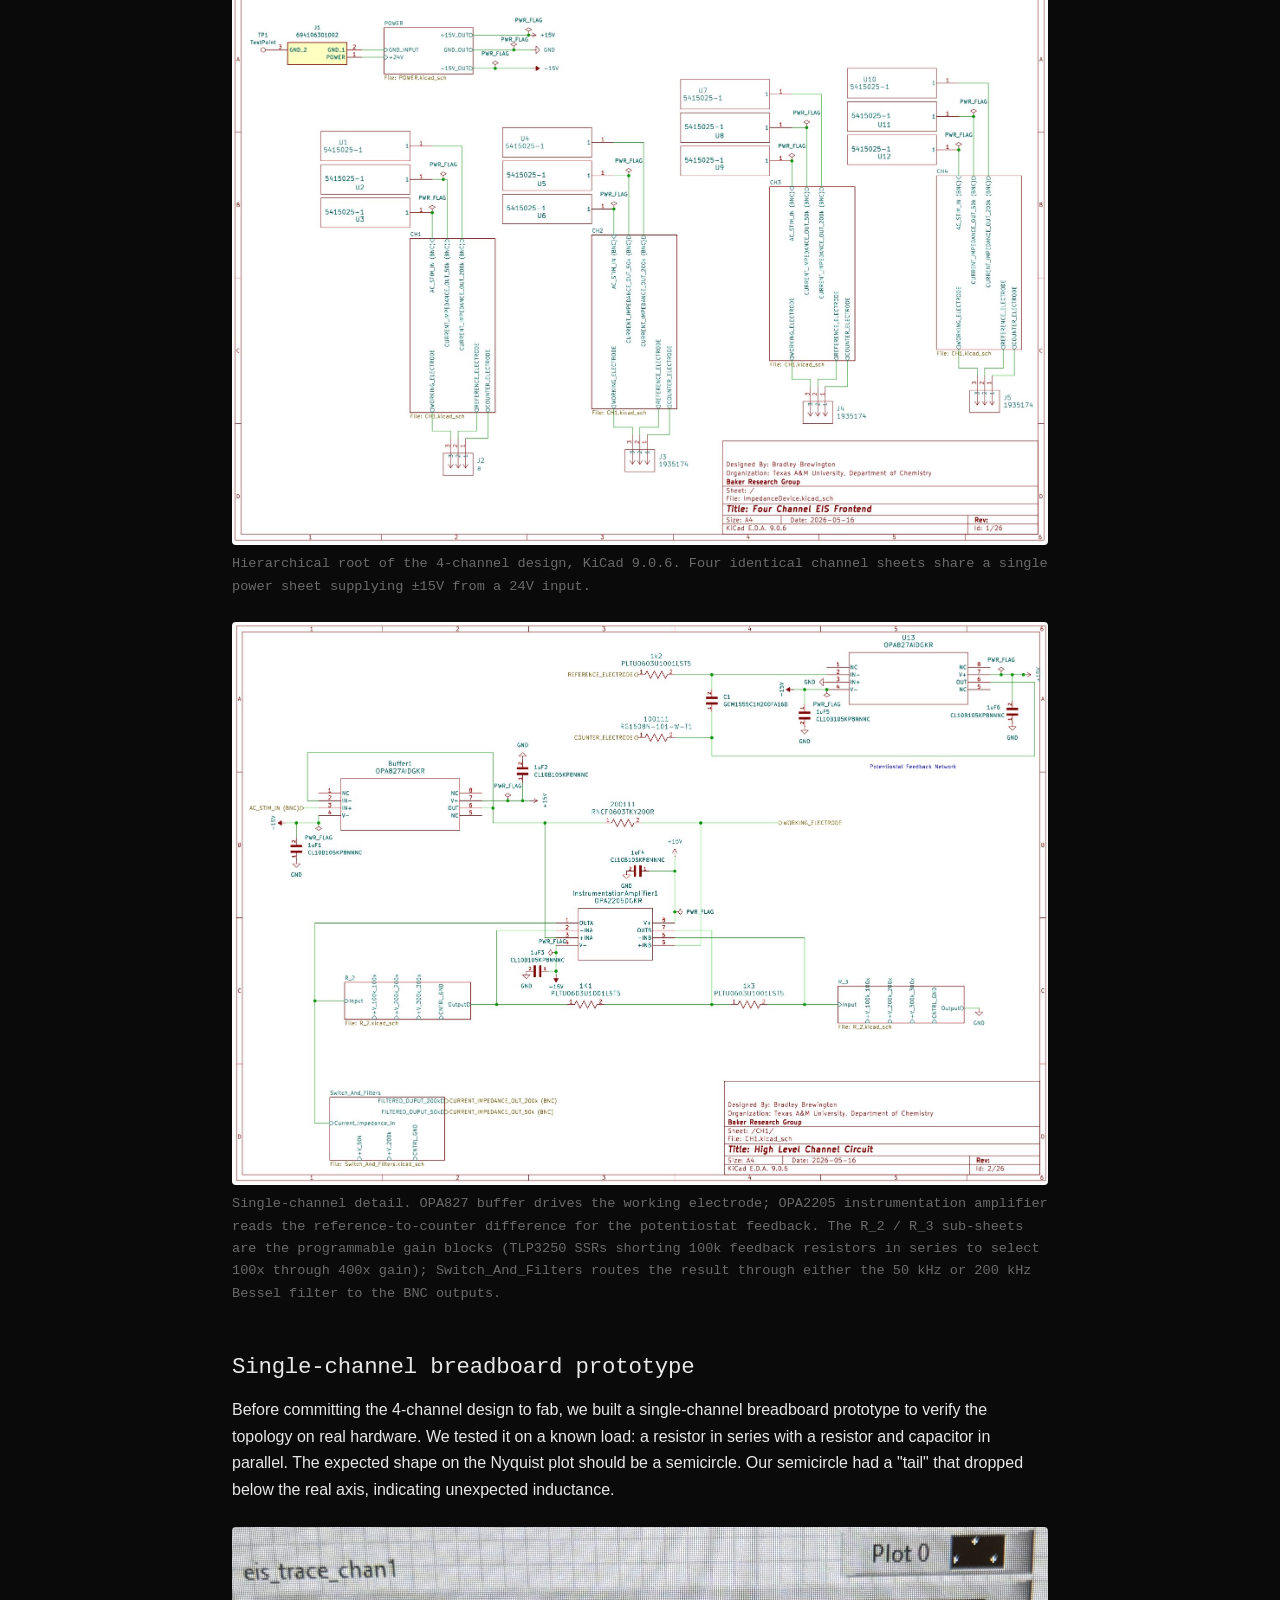
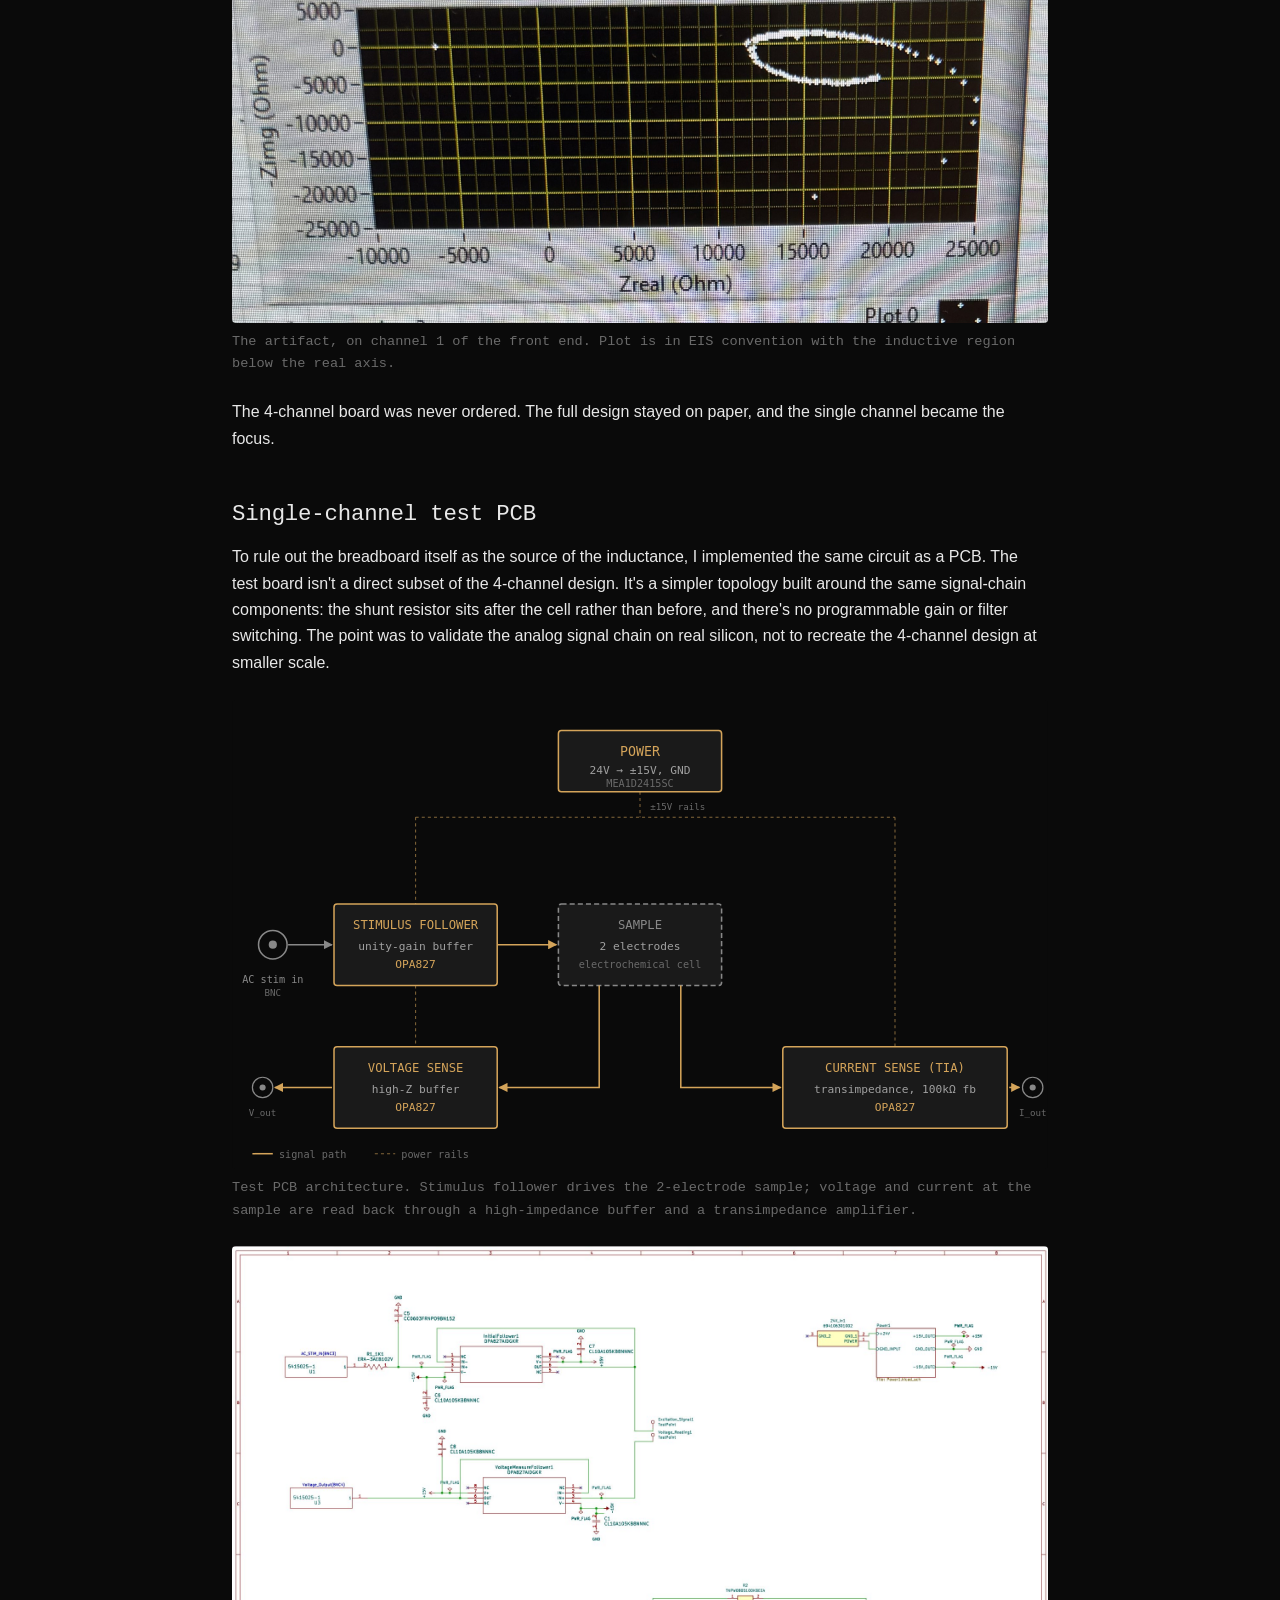
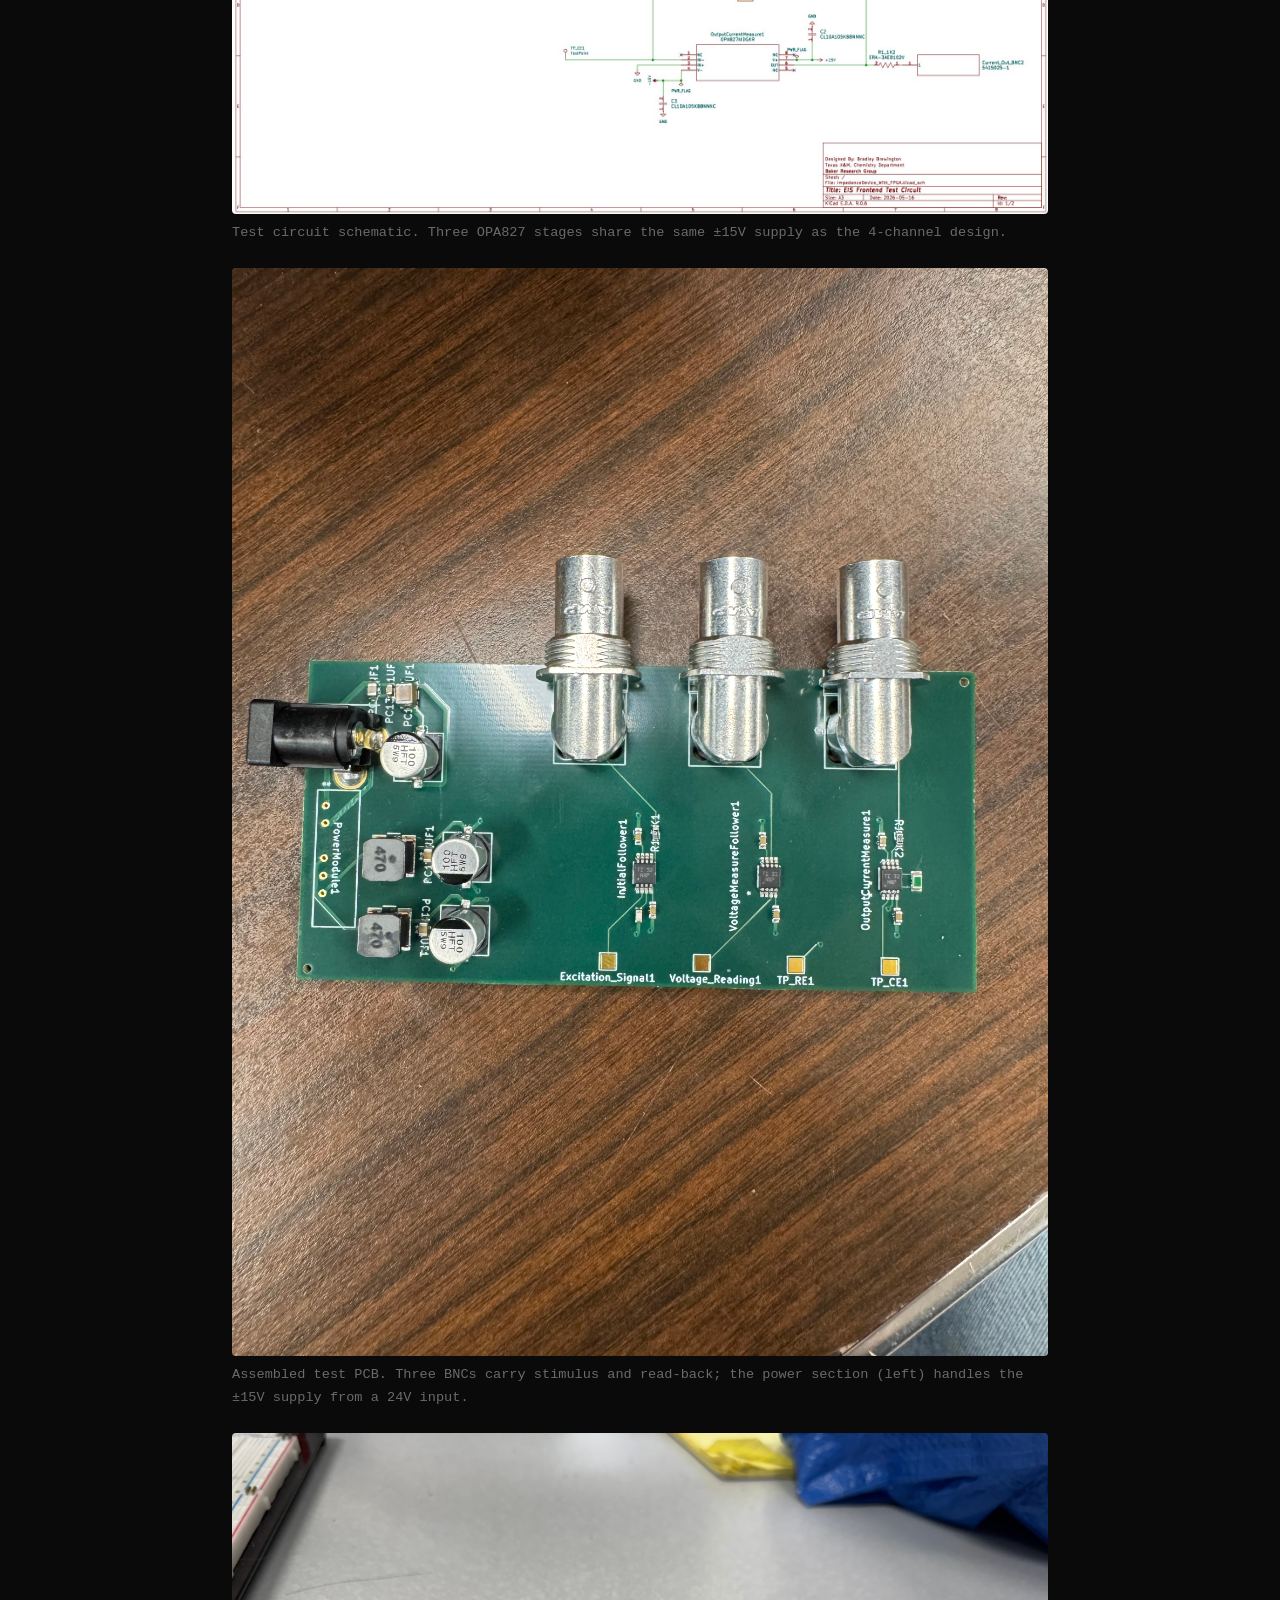
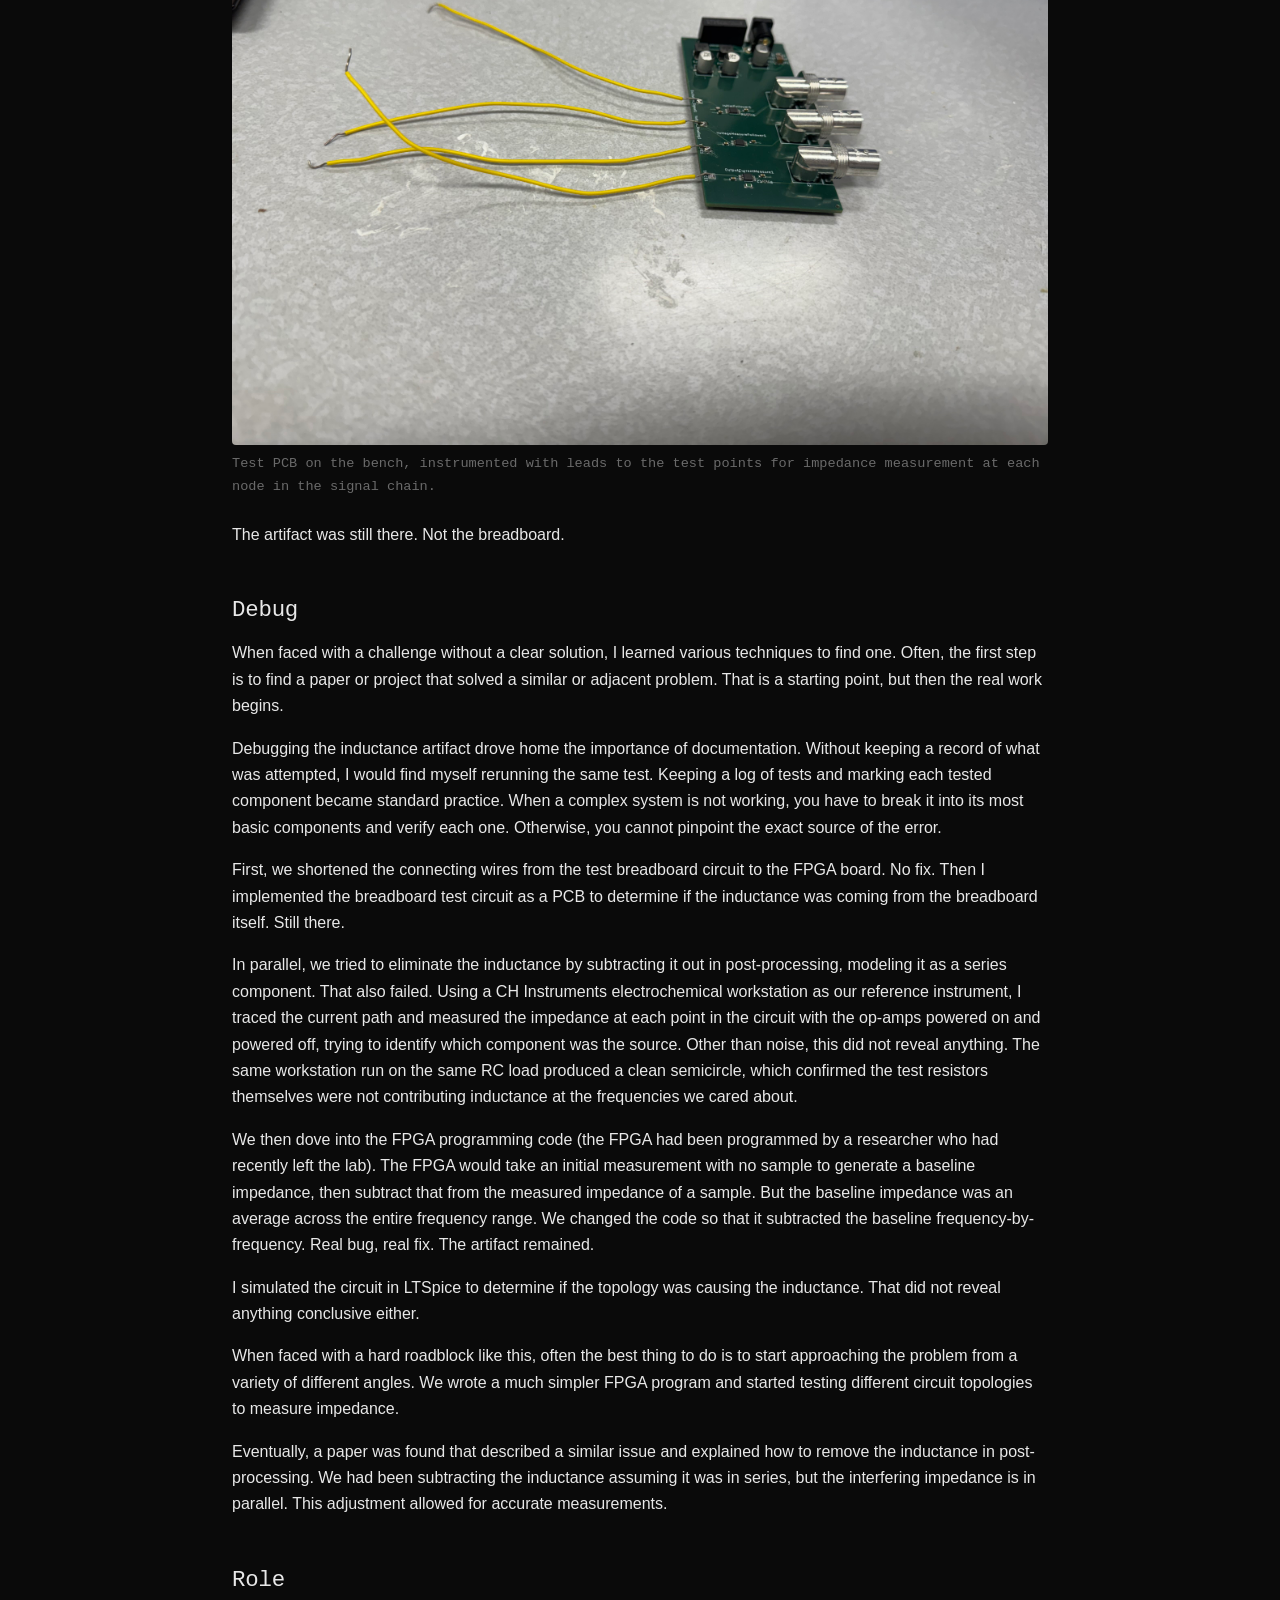
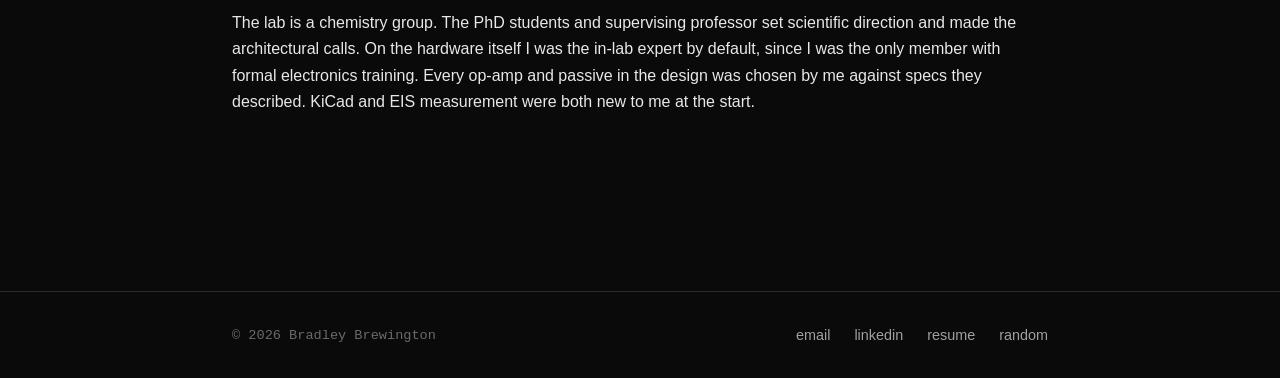
<file: projects/eis-instrument.html>
<!DOCTYPE html>
<html lang="en">
<head>
  <meta charset="UTF-8">
  <meta name="viewport" content="width=device-width, initial-scale=1.0">
  <title>EIS instrumentation — Bradley Brewington</title>
  <link rel="stylesheet" href="../css/style.css">
</head>
<body>
  <header class="site-header">
    <div class="container">
      <a href="../index.html" class="brand">brewington.eng</a>
      <nav class="site-nav">
        <a href="../index.html" class="active">work</a>
        <a href="../resume.html">resume</a>
        <a href="../random.html">random</a>
        <a href="../contact.html">contact</a>
      </nav>
    </div>
  </header>

  <main>
    <section class="container">
      <a href="../index.html" class="back-link">&larr; back to work</a>

      <div class="project-header">
        <div class="role">research assistant &middot; baker research group &middot; texas a&amp;m</div>
        <h1>Precision EIS instrumentation</h1>
        <p class="summary">
          Custom mixed-signal hardware for electrochemical impedance spectroscopy on
          cell samples. A 4-channel header circuit with programmable gain and
          switchable filtering, designed in KiCad. A single-channel breadboard
          prototype, then a single-channel test PCB. Most of the project ended up
          being the debug effort that followed.
        </p>

        <dl class="fact-grid">
          <div>
            <dt>Timeline</dt>
            <dd>April 2024 &mdash; May 2026</dd>
          </div>
          <div>
            <dt>Role</dt>
            <dd>Component selection, schematic capture, PCB layout, prototyping, debug</dd>
          </div>
          <div>
            <dt>Tools</dt>
            <dd>KiCad, LTSpice, CH Instruments electrochemical workstation, bench instrumentation</dd>
          </div>
          <div>
            <dt>Status</dt>
            <dd>4-channel design complete; single-channel test PCB operational; inductive artifact corrected in post-processing</dd>
          </div>
        </dl>

        <p class="downloads">
          <a href="../files/ImpedanceDevice.pdf">&darr; Full 4-channel schematic (PDF, 26 sheets)</a>
        </p>
      </div>

      <h2>Context</h2>
      <p>
        I worked under PhD students and assisted with electronic development and
        debug efforts. Working in a research lab meant solving problems with no
        established playbook: no one had a ready-made answer, and every task I was
        given was something I had never done before. Poring over datasheets to find
        the right component, teaching myself KiCad, consulting with professors to
        help design filters.
      </p>

      <h2>First task: a Bessel filter</h2>
      <p>
        When I was hired, my first task was designing a Bessel filter for their
        work, because Bessel filters cause minimal phase shift across the
        passband. That matters in EIS, where the phase of the impedance is half
        of what's being measured.
      </p>
      <p>
        Once that was complete, my supervisor would describe certain behaviors
        and requirements and I would find an IC that matched what he described.
        When he was satisfied with what I had found, he tasked me with the next
        piece. That working pattern set up the rest of the project. Every op-amp
        in the final design was chosen this way.
      </p>

      <h2>The 4-channel header circuit</h2>
      <p>
        My next task was to design a 4-channel header circuit to interface
        between the FPGA and the cell samples. Having never designed a PCB, I
        decided to work in KiCad because the learning curve was less steep than
        with Altium.
      </p>
      <p>
        The circuit needed programmable gain and switchable output filtering on
        each channel. Each channel has a potentiostat front end (OPA827 buffer
        into an OPA2205 instrumentation amplifier), a transimpedance stage with
        four selectable feedback values from 100x to 400x gain, and two parallel
        Bessel filter paths (50 kHz and 200 kHz) at the output. Gain selection
        uses a string of 100k feedback resistors in series with switches across
        each one: shorting all but one gives 100x gain, shorting none gives 400x.
        Switching between gain settings and filter paths is done with TLP3250
        solid-state optocoupler relays rather than physical switches, so the
        control signals stay isolated from the analog ground and out of the
        measurement.
      </p>
      <p>
        Because the current had to be kept low to avoid damaging the cells,
        every component had to be carefully selected to keep the noise floor
        below what would disrupt accurate measurements. Designing this circuit
        while learning KiCad at the same time was a challenge.
      </p>

      <figure>
        <img src="../images/eis-schematic-root.png" alt="KiCad hierarchical root schematic for the 4-channel EIS frontend, showing four identical channel sub-sheets and a shared power sheet supplying ±15V from a 24V input">
        <figcaption>Hierarchical root of the 4-channel design, KiCad 9.0.6. Four identical channel sheets share a single power sheet supplying &plusmn;15V from a 24V input.</figcaption>
      </figure>

      <figure>
        <img src="../images/eis-schematic-channel.png" alt="Single-channel high-level circuit schematic showing the OPA827 stimulus buffer driving the working electrode, the OPA2205 instrumentation amplifier reading the reference and counter electrodes, and the sub-sheet references to the programmable gain blocks and the switch-and-filter output stage">
        <figcaption>Single-channel detail. OPA827 buffer drives the working electrode; OPA2205 instrumentation amplifier reads the reference-to-counter difference for the potentiostat feedback. The R_2 / R_3 sub-sheets are the programmable gain blocks (TLP3250 SSRs shorting 100k feedback resistors in series to select 100x through 400x gain); Switch_And_Filters routes the result through either the 50 kHz or 200 kHz Bessel filter to the BNC outputs.</figcaption>
      </figure>

      <h2>Single-channel breadboard prototype</h2>
      <p>
        Before committing the 4-channel design to fab, we built a single-channel
        breadboard prototype to verify the topology on real hardware. We tested
        it on a known load: a resistor in series with a resistor and capacitor in
        parallel. The expected shape on the Nyquist plot should be a semicircle.
        Our semicircle had a "tail" that dropped below the real axis, indicating
        unexpected inductance.
      </p>

      <figure>
        <img src="../images/eis-inductance-artifact.jpg" alt="Nyquist plot of channel 1 from the LabVIEW front end, showing a semicircle with a tail looping below the real axis at high frequency, indicating an inductive artifact in the measured impedance">
        <figcaption>The artifact, on channel 1 of the front end. Plot is in EIS convention with the inductive region below the real axis.</figcaption>
      </figure>

      <p>
        The 4-channel board was never ordered. The full design stayed on paper,
        and the single channel became the focus.
      </p>

      <h2>Single-channel test PCB</h2>
      <p>
        To rule out the breadboard itself as the source of the inductance, I
        implemented the same circuit as a PCB. The test board isn't a direct
        subset of the 4-channel design. It's a simpler topology built around
        the same signal-chain components: the shunt resistor sits after the
        cell rather than before, and there's no programmable gain or filter
        switching. The point was to validate the analog signal chain on real
        silicon, not to recreate the 4-channel design at smaller scale.
      </p>

      <figure>
        <img src="../images/eis-architecture.svg" alt="System architecture block diagram of the single-channel test PCB, showing the power module feeding ±15V rails to three OPA827 blocks: a stimulus follower driving the sample, a high-impedance voltage sense buffer, and a transimpedance current sense amplifier">
        <figcaption>Test PCB architecture. Stimulus follower drives the 2-electrode sample; voltage and current at the sample are read back through a high-impedance buffer and a transimpedance amplifier.</figcaption>
      </figure>

      <figure>
        <img src="../images/eis-test-circuit-schematic.png" alt="Full KiCad schematic of the test circuit, showing the three OPA827 op-amp stages with their power supply decoupling, the 1k input resistor, the 100k transimpedance feedback resistor, and the BNC connector references">
        <figcaption>Test circuit schematic. Three OPA827 stages share the same &plusmn;15V supply as the 4-channel design.</figcaption>
      </figure>

      <figure>
        <img src="../images/eis-test-board-top.jpg" alt="Top-down photo of the assembled single-channel test PCB with three BNC connectors, power module, and op-amps visible">
        <figcaption>Assembled test PCB. Three BNCs carry stimulus and read-back; the power section (left) handles the &plusmn;15V supply from a 24V input.</figcaption>
      </figure>

      <figure>
        <img src="../images/eis-test-board-leads.jpg" alt="Test PCB on the bench with long yellow wire leads soldered to the test points for impedance measurement at each node in the signal chain">
        <figcaption>Test PCB on the bench, instrumented with leads to the test points for impedance measurement at each node in the signal chain.</figcaption>
      </figure>

      <p>
        The artifact was still there. Not the breadboard.
      </p>

      <h2>Debug</h2>
      <p>
        When faced with a challenge without a clear solution, I learned various
        techniques to find one. Often, the first step is to find a paper or
        project that solved a similar or adjacent problem. That is a starting
        point, but then the real work begins.
      </p>
      <p>
        Debugging the inductance artifact drove home the importance of
        documentation. Without keeping a record of what was attempted, I would
        find myself rerunning the same test. Keeping a log of tests and marking
        each tested component became standard practice. When a complex system
        is not working, you have to break it into its most basic components and
        verify each one. Otherwise, you cannot pinpoint the exact source of the
        error.
      </p>
      <p>
        First, we shortened the connecting wires from the test breadboard
        circuit to the FPGA board. No fix. Then I implemented the breadboard
        test circuit as a PCB to determine if the inductance was coming from
        the breadboard itself. Still there.
      </p>
      <p>
        In parallel, we tried to eliminate the inductance by subtracting it out
        in post-processing, modeling it as a series component. That also
        failed. Using a CH Instruments electrochemical workstation as our
        reference instrument, I traced the current path and measured the
        impedance at each point in the circuit with the op-amps powered on and
        powered off, trying to identify which component was the source. Other
        than noise, this did not reveal anything. The same workstation run on
        the same RC load produced a clean semicircle, which confirmed the test
        resistors themselves were not contributing inductance at the
        frequencies we cared about.
      </p>
      <p>
        We then dove into the FPGA programming code (the FPGA had been
        programmed by a researcher who had recently left the lab). The FPGA
        would take an initial measurement with no sample to generate a baseline
        impedance, then subtract that from the measured impedance of a sample.
        But the baseline impedance was an average across the entire frequency
        range. We changed the code so that it subtracted the baseline
        frequency-by-frequency. Real bug, real fix. The artifact remained.
      </p>
      <p>
        I simulated the circuit in LTSpice to determine if the topology was
        causing the inductance. That did not reveal anything conclusive either.
      </p>
      <p>
        When faced with a hard roadblock like this, often the best thing to do
        is to start approaching the problem from a variety of different
        angles. We wrote a much simpler FPGA program and started testing
        different circuit topologies to measure impedance.
      </p>
      <p>
        Eventually, a paper was found that described a similar issue and
        explained how to remove the inductance in post-processing. We had been
        subtracting the inductance assuming it was in series, but the
        interfering impedance is in parallel. This adjustment allowed for
        accurate measurements.
      </p>

      <h2>Role</h2>
      <p>
        The lab is a chemistry group. The PhD students and supervising
        professor set scientific direction and made the architectural calls.
        On the hardware itself I was the in-lab expert by default, since I was
        the only member with formal electronics training. Every op-amp and
        passive in the design was chosen by me against specs they described.
        KiCad and EIS measurement were both new to me at the start.
      </p>
    </section>
  </main>

  <footer class="site-footer">
    <div class="container">
      <div class="copy">&copy; 2026 Bradley Brewington</div>
      <div class="links">
        <a href="mailto:bmbrewington4@gmail.com">email</a>
        <a href="https://linkedin.com/in/bradleybrewington" target="_blank" rel="noopener">linkedin</a>
        <a href="../resume.html">resume</a>
        <a href="../random.html">random</a>
      </div>
    </div>
  </footer>
</body>
</html>
</file>
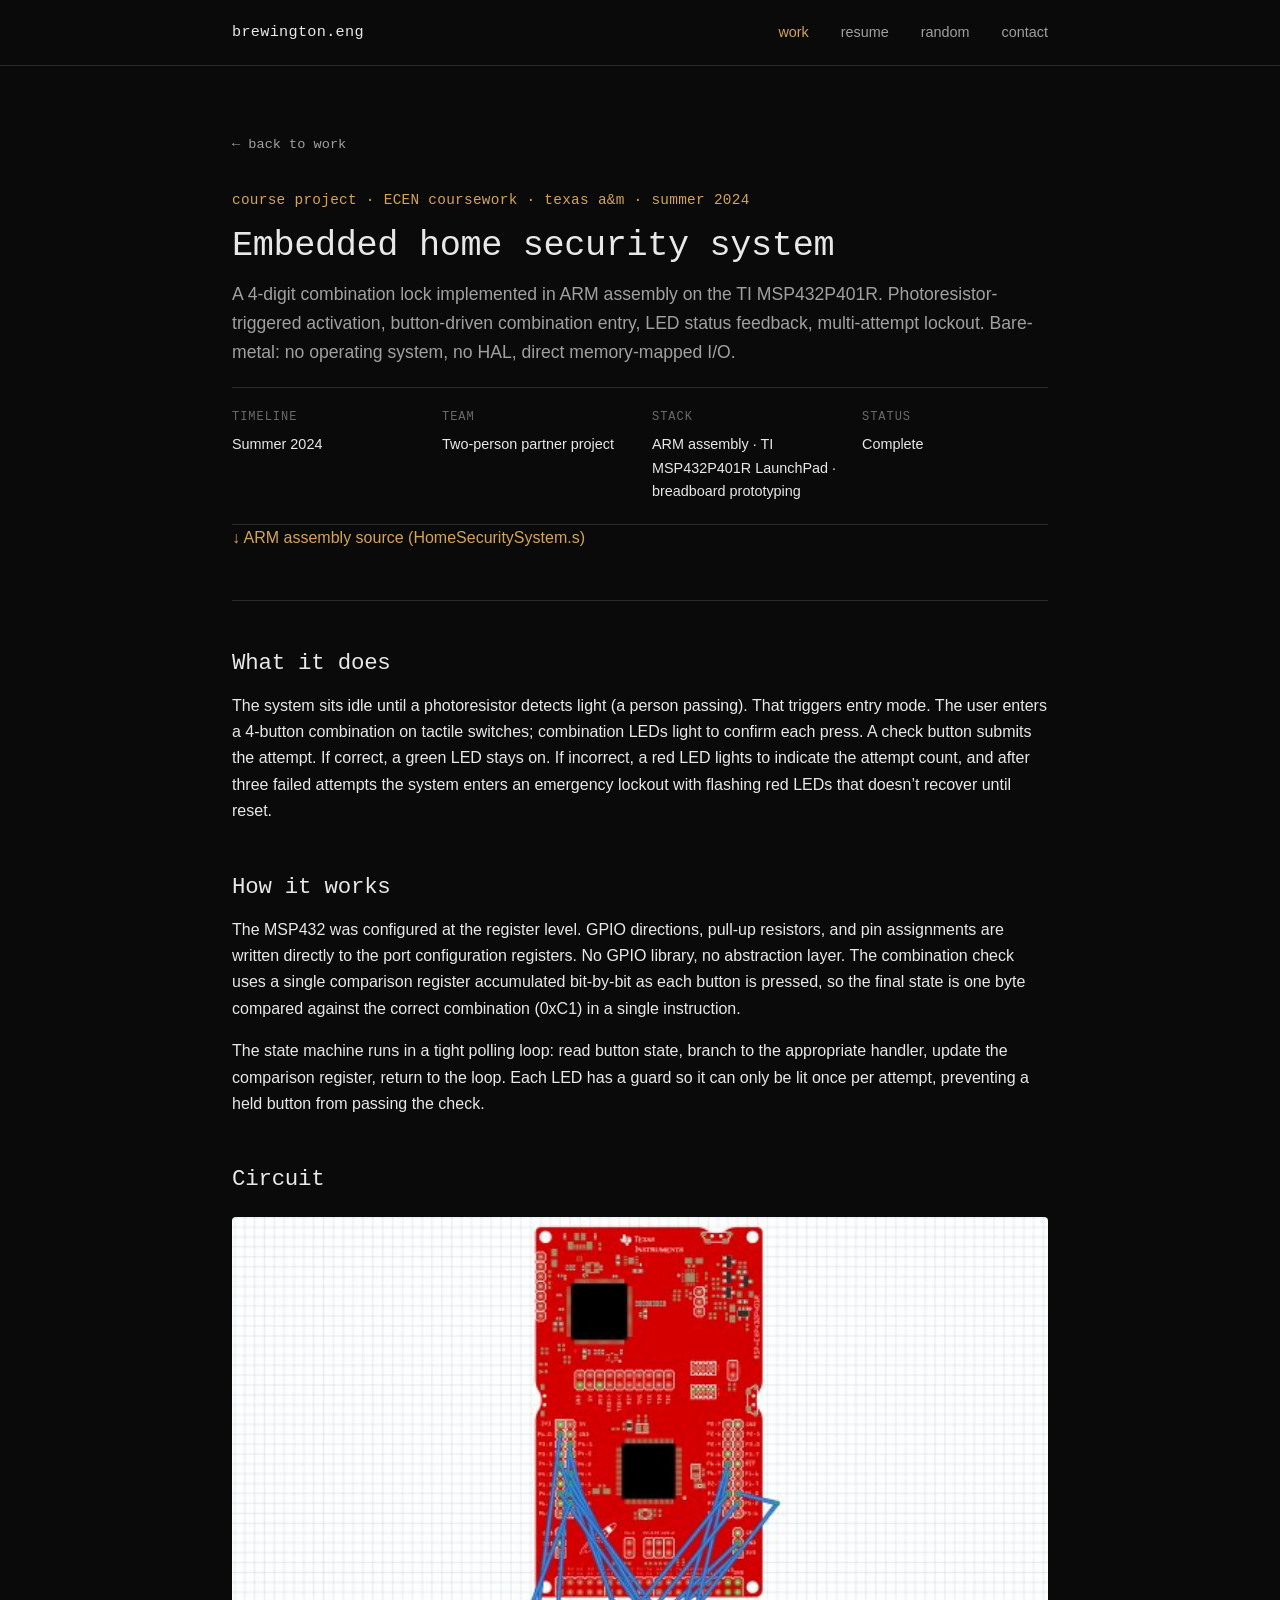
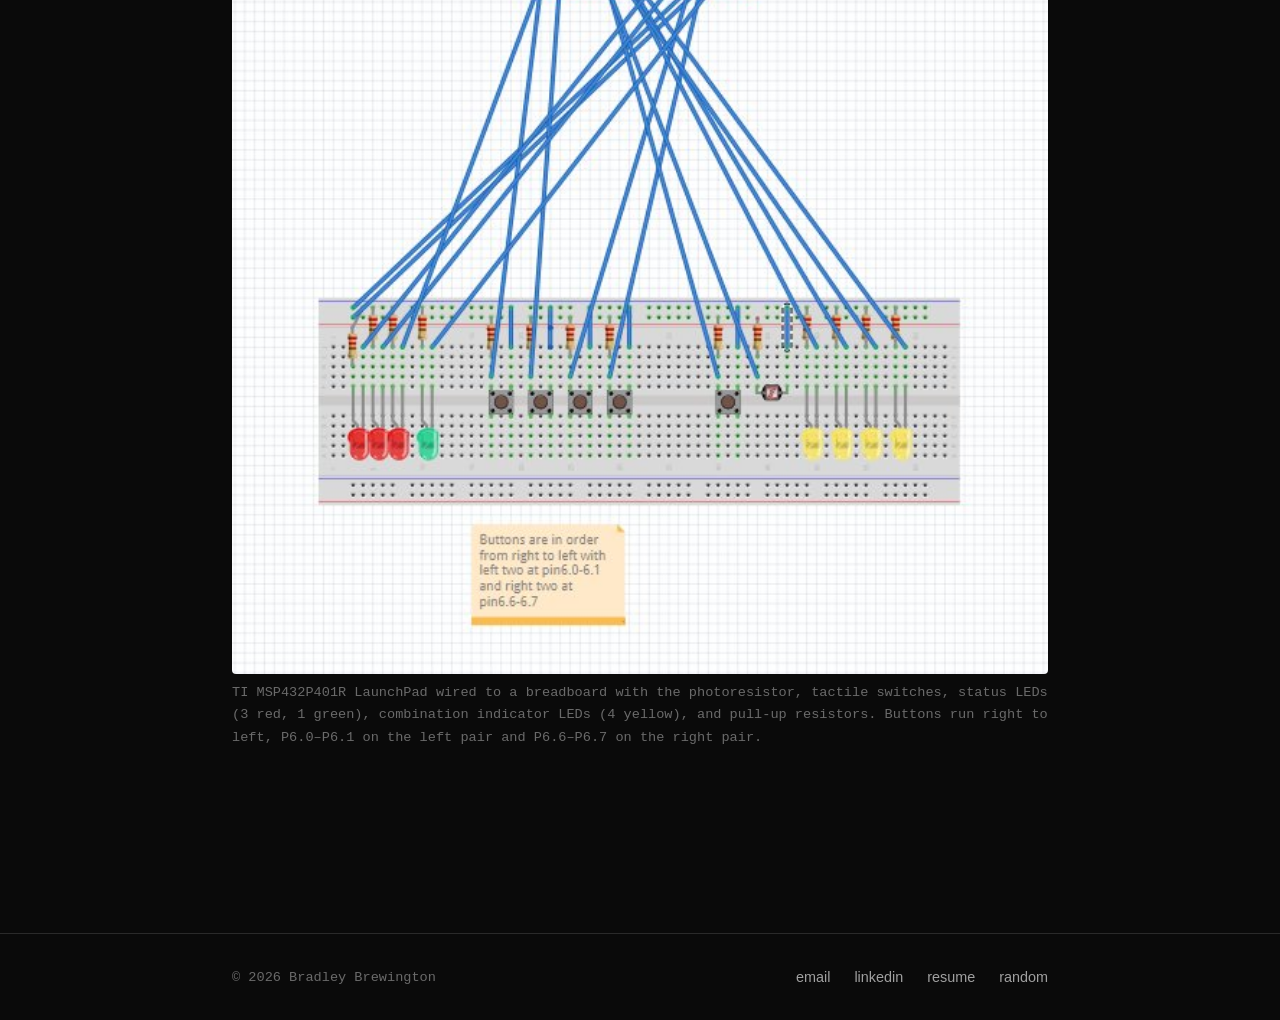
<file: projects/msp432-home-security.html>
<!DOCTYPE html>
<html lang="en">
<head>
  <meta charset="UTF-8">
  <meta name="viewport" content="width=device-width, initial-scale=1.0">
  <title>Embedded home security system — Bradley Brewington</title>
  <link rel="stylesheet" href="../css/style.css">
</head>
<body>
  <header class="site-header">
    <div class="container">
      <a href="../index.html" class="brand">brewington.eng</a>
      <nav class="site-nav">
        <a href="../index.html" class="active">work</a>
        <a href="../resume.html">resume</a>
        <a href="../random.html">random</a>
        <a href="../contact.html">contact</a>
      </nav>
    </div>
  </header>

  <main>
    <section class="container">
      <a href="../index.html" class="back-link">&larr; back to work</a>

      <div class="project-header">
        <div class="role">course project &middot; ECEN coursework &middot; texas a&amp;m &middot; summer 2024</div>
        <h1>Embedded home security system</h1>
        <p class="summary">
          A 4-digit combination lock implemented in ARM assembly on the TI MSP432P401R.
          Photoresistor-triggered activation, button-driven combination entry, LED status
          feedback, multi-attempt lockout. Bare-metal: no operating system, no HAL, direct
          memory-mapped I/O.
        </p>

        <dl class="fact-grid">
          <div>
            <dt>Timeline</dt>
            <dd>Summer 2024</dd>
          </div>
          <div>
            <dt>Team</dt>
            <dd>Two-person partner project</dd>
          </div>
          <div>
            <dt>Stack</dt>
            <dd>ARM assembly &middot; TI MSP432P401R LaunchPad &middot; breadboard prototyping</dd>
          </div>
          <div>
            <dt>Status</dt>
            <dd>Complete</dd>
          </div>
        </dl>

        <p class="downloads">
          <a href="../files/HomeSecuritySystem.s">&darr; ARM assembly source (HomeSecuritySystem.s)</a>
        </p>
      </div>

      <h2>What it does</h2>
      <p>
        The system sits idle until a photoresistor detects light (a person passing). That
        triggers entry mode. The user enters a 4-button combination on tactile switches;
        combination LEDs light to confirm each press. A check button submits the attempt. If
        correct, a green LED stays on. If incorrect, a red LED lights to indicate the attempt
        count, and after three failed attempts the system enters an emergency lockout with
        flashing red LEDs that doesn&rsquo;t recover until reset.
      </p>

      <h2>How it works</h2>
      <p>
        The MSP432 was configured at the register level. GPIO directions, pull-up resistors,
        and pin assignments are written directly to the port configuration registers. No GPIO
        library, no abstraction layer. The combination check uses a single comparison
        register accumulated bit-by-bit as each button is pressed, so the final state is one
        byte compared against the correct combination (0xC1) in a single instruction.
      </p>
      <p>
        The state machine runs in a tight polling loop: read button state, branch to the
        appropriate handler, update the comparison register, return to the loop. Each LED has
        a guard so it can only be lit once per attempt, preventing a held button from passing
        the check.
      </p>

      <h2>Circuit</h2>

      <figure>
        <img src="../images/msp432-circuit.png" alt="Circuit diagram showing the TI MSP432P401R LaunchPad wired to a breadboard with tactile switches, photoresistor, status LEDs (three red and one green), and combination indicator LEDs (four yellow), with pull-up resistor networks">
        <figcaption>TI MSP432P401R LaunchPad wired to a breadboard with the photoresistor, tactile switches, status LEDs (3 red, 1 green), combination indicator LEDs (4 yellow), and pull-up resistors. Buttons run right to left, P6.0&ndash;P6.1 on the left pair and P6.6&ndash;P6.7 on the right pair.</figcaption>
      </figure>
    </section>
  </main>

  <footer class="site-footer">
    <div class="container">
      <div class="copy">&copy; 2026 Bradley Brewington</div>
      <div class="links">
        <a href="mailto:bmbrewington4@gmail.com">email</a>
        <a href="https://linkedin.com/in/bradleybrewington" target="_blank" rel="noopener">linkedin</a>
        <a href="../resume.html">resume</a>
        <a href="../random.html">random</a>
      </div>
    </div>
  </footer>
</body>
</html>
</file>
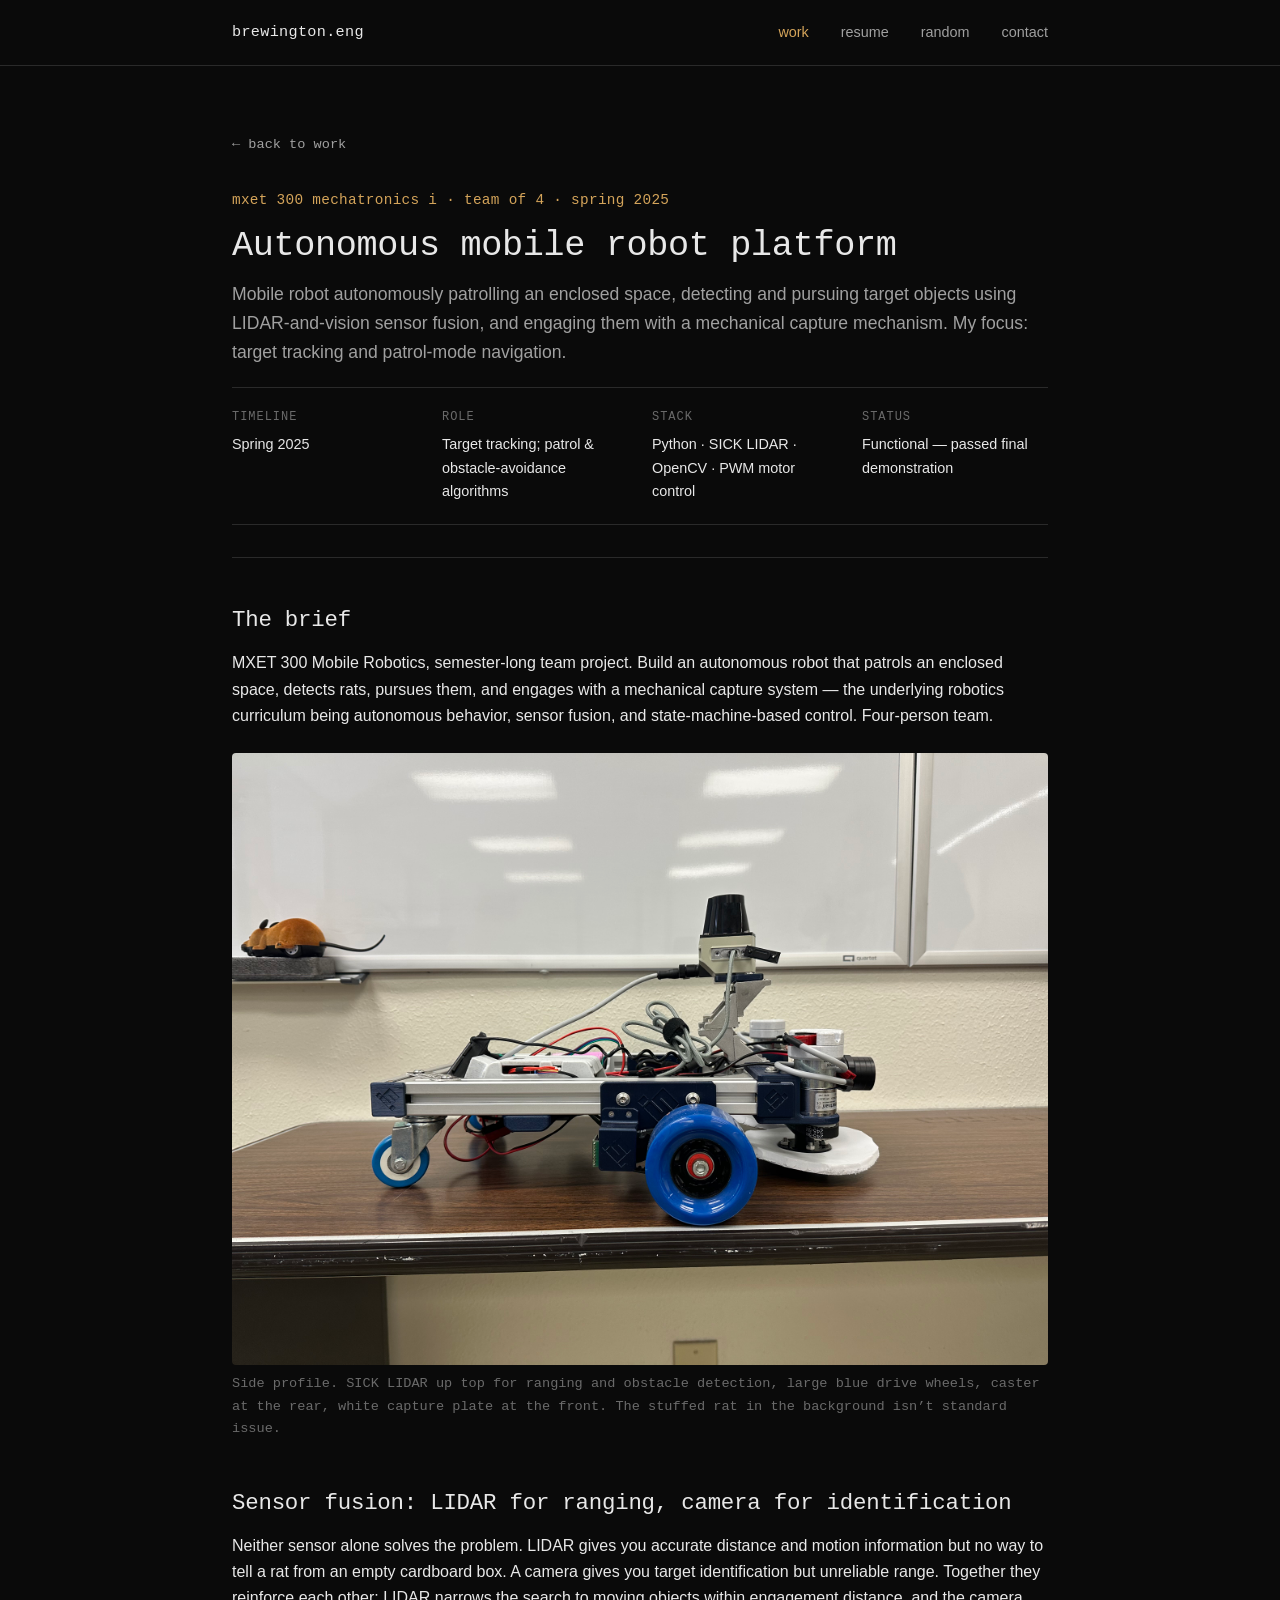
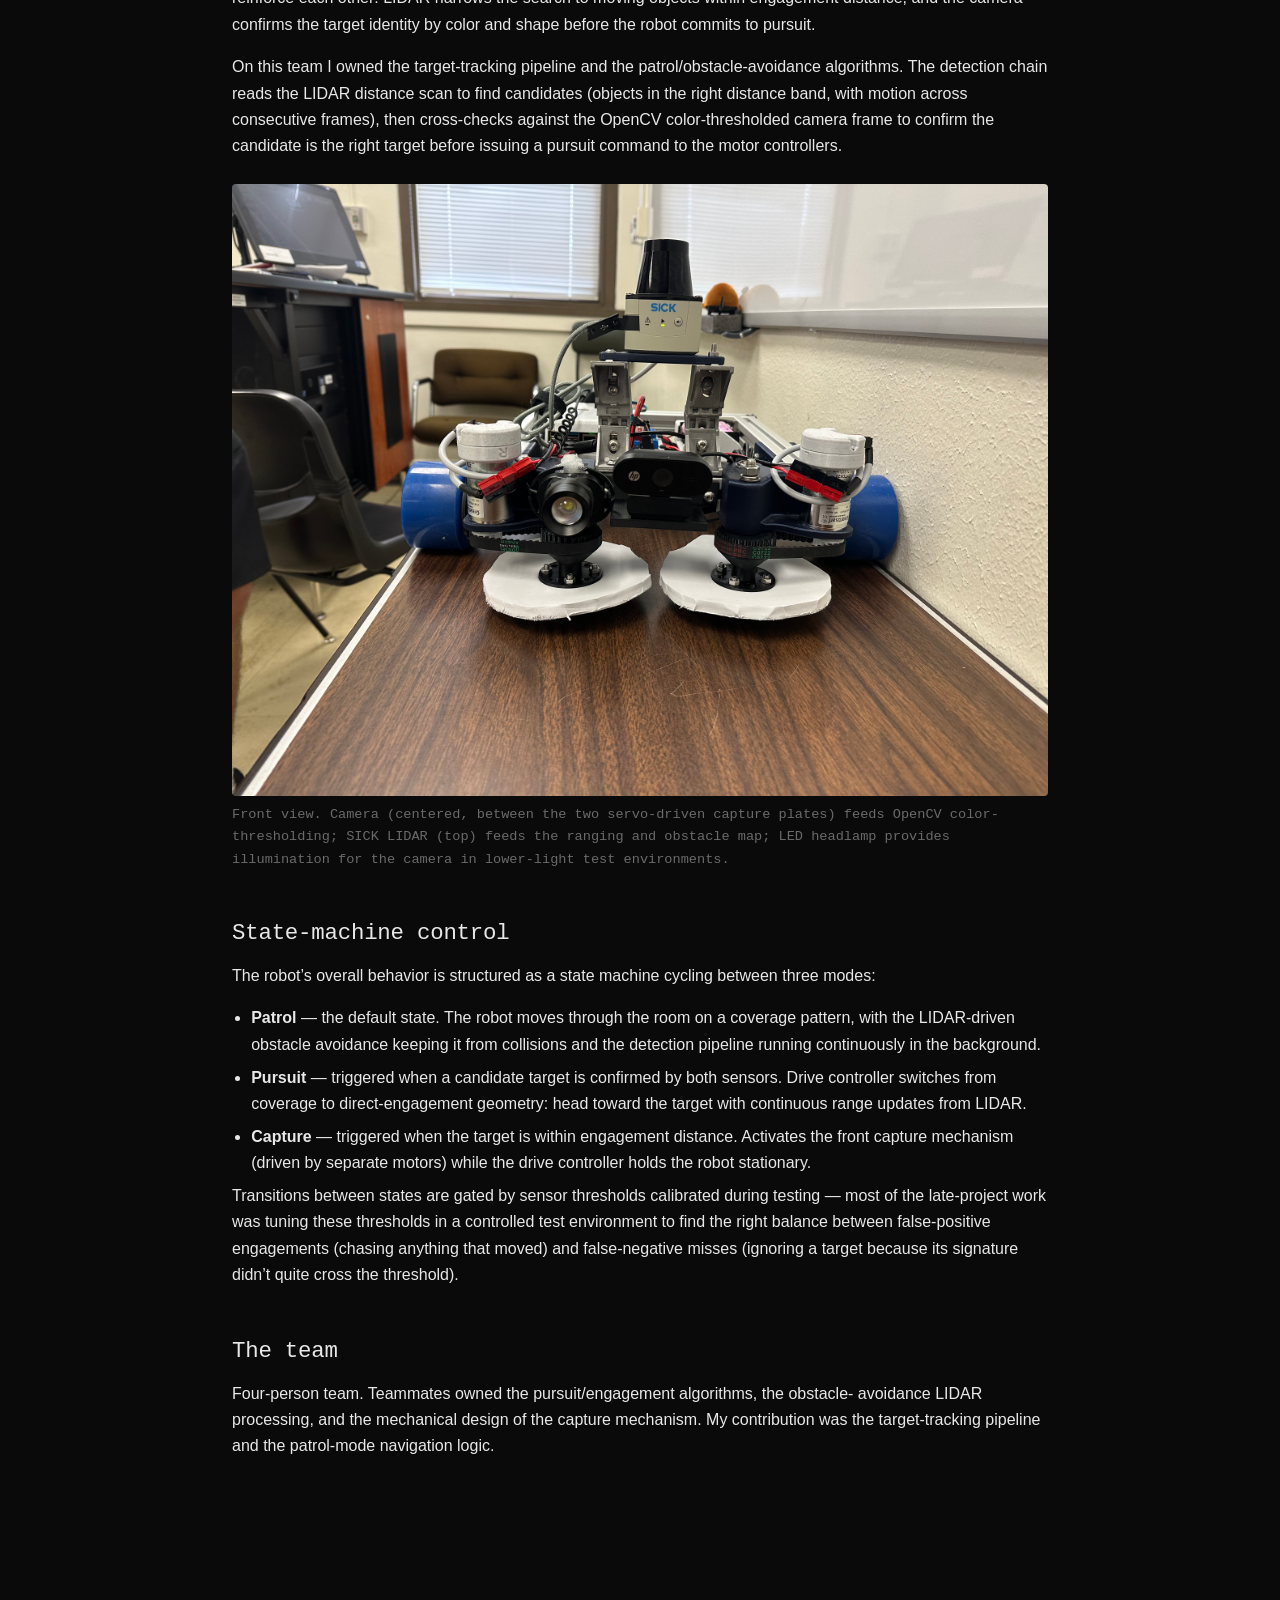
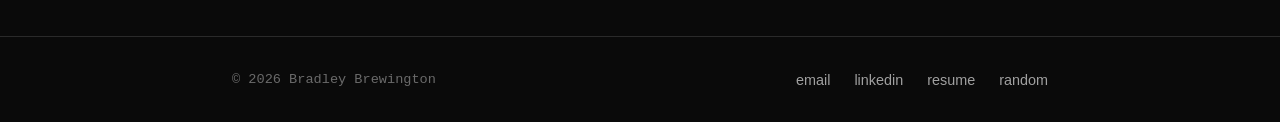
<file: projects/rat-hunter.html>
<!DOCTYPE html>
<html lang="en">
<head>
  <meta charset="UTF-8">
  <meta name="viewport" content="width=device-width, initial-scale=1.0">
  <title>Autonomous mobile robot — Bradley Brewington</title>
  <link rel="stylesheet" href="../css/style.css">
</head>
<body>
  <header class="site-header">
    <div class="container">
      <a href="../index.html" class="brand">brewington.eng</a>
      <nav class="site-nav">
        <a href="../index.html" class="active">work</a>
        <a href="../resume.html">resume</a>
        <a href="../random.html">random</a>
        <a href="../contact.html">contact</a>
      </nav>
    </div>
  </header>

  <main>
    <section class="container">
      <a href="../index.html" class="back-link">&larr; back to work</a>

      <div class="project-header">
        <div class="role">mxet 300 mechatronics i &middot; team of 4 &middot; spring 2025</div>
        <h1>Autonomous mobile robot platform</h1>
        <p class="summary">
          Mobile robot autonomously patrolling an enclosed space, detecting and pursuing
          target objects using LIDAR-and-vision sensor fusion, and engaging them with a
          mechanical capture mechanism. My focus: target tracking and patrol-mode navigation.
        </p>

        <dl class="fact-grid">
          <div>
            <dt>Timeline</dt>
            <dd>Spring 2025</dd>
          </div>
          <div>
            <dt>Role</dt>
            <dd>Target tracking; patrol &amp; obstacle-avoidance algorithms</dd>
          </div>
          <div>
            <dt>Stack</dt>
            <dd>Python &middot; SICK LIDAR &middot; OpenCV &middot; PWM motor control</dd>
          </div>
          <div>
            <dt>Status</dt>
            <dd>Functional &mdash; passed final demonstration</dd>
          </div>
        </dl>
      </div>

      <h2>The brief</h2>
      <p>
        MXET 300 Mobile Robotics, semester-long team project. Build an autonomous robot that
        patrols an enclosed space, detects rats, pursues them, and engages with a mechanical
        capture system &mdash; the underlying robotics curriculum being autonomous behavior, sensor
        fusion, and state-machine-based control. Four-person team.
      </p>

      <figure>
        <img src="../images/rat-hunter-side.jpg" alt="Side view of the autonomous mobile robot platform on a bench - aluminum extrusion frame, large blue drive wheel, caster wheel, SICK LIDAR mounted on top, white capture plate visible at the front">
        <figcaption>Side profile. SICK LIDAR up top for ranging and obstacle detection, large blue drive wheels, caster at the rear, white capture plate at the front. The stuffed rat in the background isn&rsquo;t standard issue.</figcaption>
      </figure>

      <h2>Sensor fusion: LIDAR for ranging, camera for identification</h2>
      <p>
        Neither sensor alone solves the problem. LIDAR gives you accurate distance and motion
        information but no way to tell a rat from an empty cardboard box. A camera gives you
        target identification but unreliable range. Together they reinforce each other: LIDAR
        narrows the search to moving objects within engagement distance, and the camera confirms
        the target identity by color and shape before the robot commits to pursuit.
      </p>
      <p>
        On this team I owned the target-tracking pipeline and the patrol/obstacle-avoidance
        algorithms. The detection chain reads the LIDAR distance scan to find candidates
        (objects in the right distance band, with motion across consecutive frames), then
        cross-checks against the OpenCV color-thresholded camera frame to confirm the candidate
        is the right target before issuing a pursuit command to the motor controllers.
      </p>

      <figure>
        <img src="../images/rat-hunter-front.jpg" alt="Front view of the robot showing the dual capture mechanism - servo-driven white plates, central camera, headlight LED, and the SICK LIDAR rangefinder mounted above">
        <figcaption>Front view. Camera (centered, between the two servo-driven capture plates) feeds OpenCV color-thresholding; SICK LIDAR (top) feeds the ranging and obstacle map; LED headlamp provides illumination for the camera in lower-light test environments.</figcaption>
      </figure>

      <h2>State-machine control</h2>
      <p>
        The robot&rsquo;s overall behavior is structured as a state machine cycling between three
        modes:
      </p>
      <ul class="bulleted">
        <li><strong>Patrol</strong> &mdash; the default state. The robot moves through the room on a coverage pattern, with the LIDAR-driven obstacle avoidance keeping it from collisions and the detection pipeline running continuously in the background.</li>
        <li><strong>Pursuit</strong> &mdash; triggered when a candidate target is confirmed by both sensors. Drive controller switches from coverage to direct-engagement geometry: head toward the target with continuous range updates from LIDAR.</li>
        <li><strong>Capture</strong> &mdash; triggered when the target is within engagement distance. Activates the front capture mechanism (driven by separate motors) while the drive controller holds the robot stationary.</li>
      </ul>
      <p>
        Transitions between states are gated by sensor thresholds calibrated during testing &mdash;
        most of the late-project work was tuning these thresholds in a controlled test
        environment to find the right balance between false-positive engagements (chasing
        anything that moved) and false-negative misses (ignoring a target because its
        signature didn&rsquo;t quite cross the threshold).
      </p>

      <h2>The team</h2>
      <p>
        Four-person team. Teammates owned the pursuit/engagement algorithms, the obstacle-
        avoidance LIDAR processing, and the mechanical design of the capture mechanism. My
        contribution was the target-tracking pipeline and the patrol-mode navigation logic.
      </p>
    </section>
  </main>

  <footer class="site-footer">
    <div class="container">
      <div class="copy">&copy; 2026 Bradley Brewington</div>
      <div class="links">
        <a href="mailto:bmbrewington4@gmail.com">email</a>
        <a href="https://linkedin.com/in/bradleybrewington" target="_blank" rel="noopener">linkedin</a>
        <a href="../resume.html">resume</a>
        <a href="../random.html">random</a>
      </div>
    </div>
  </footer>
</body>
</html>
</file>
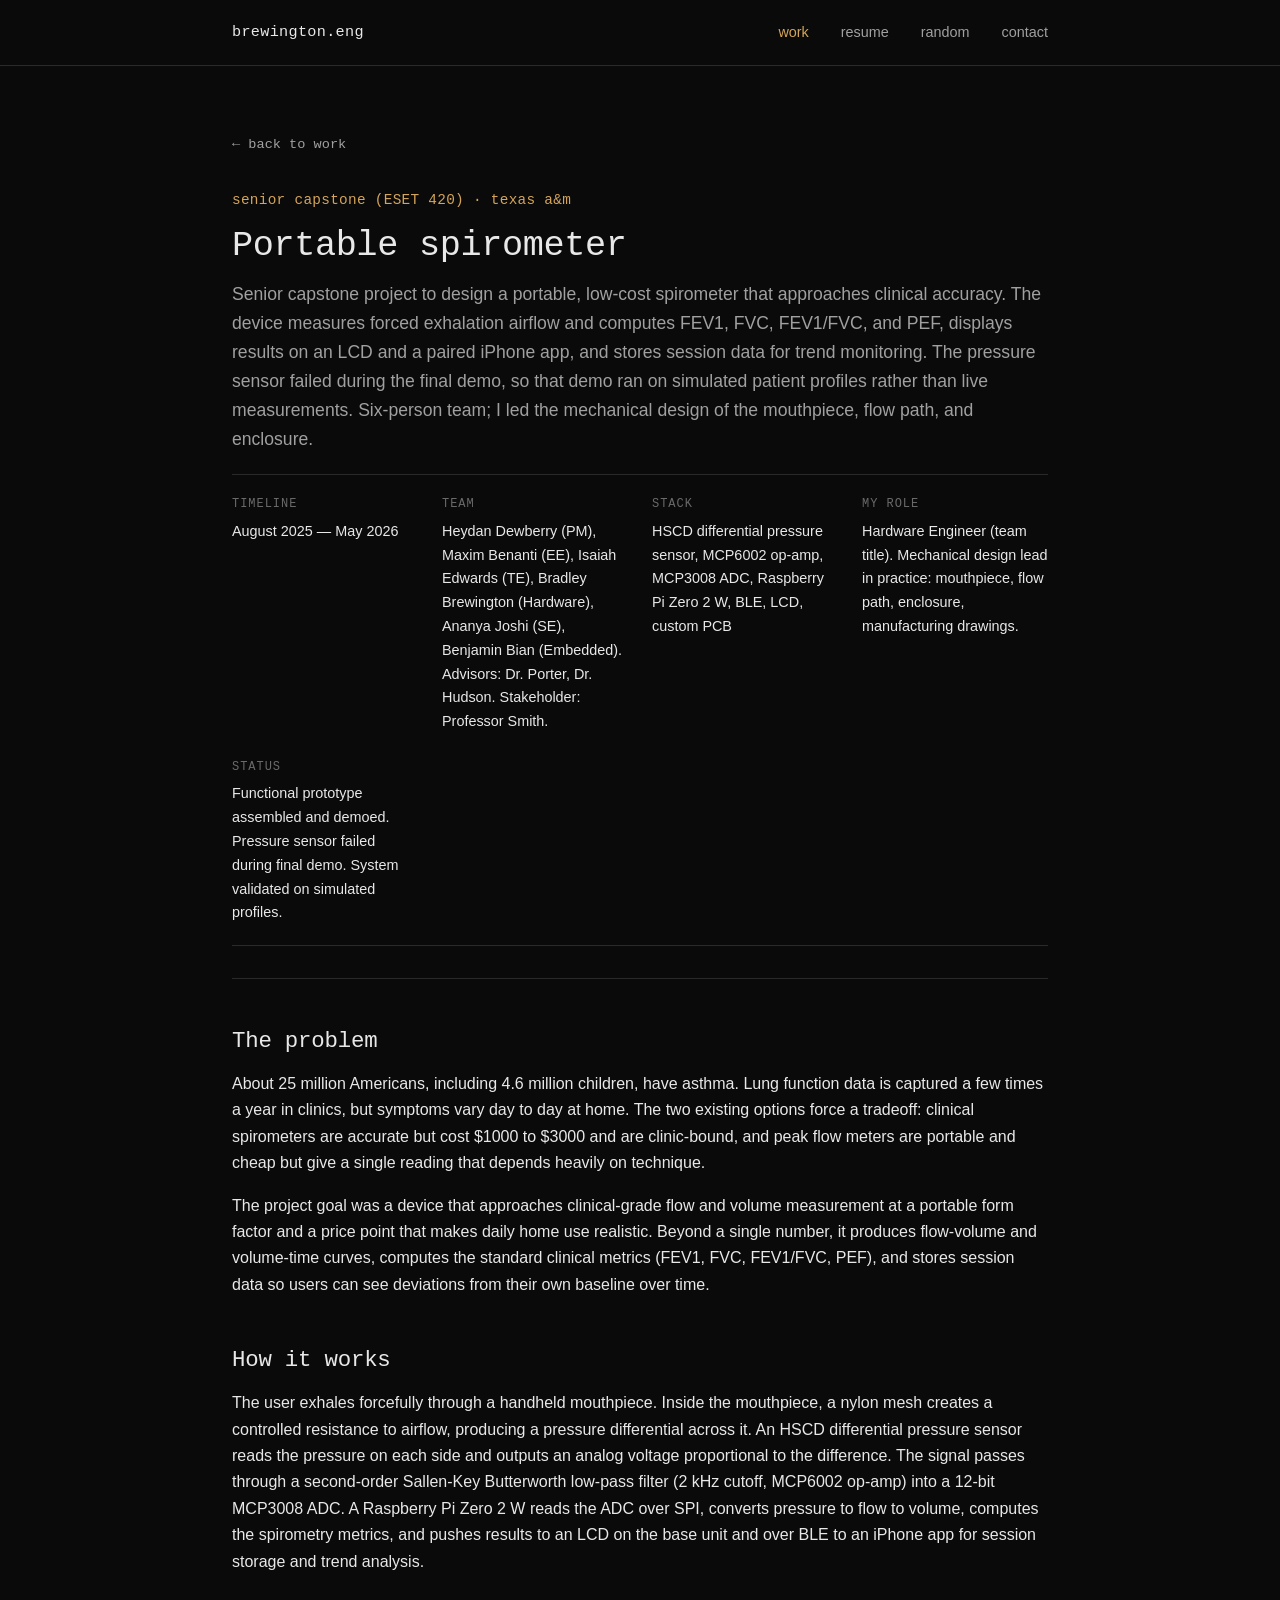
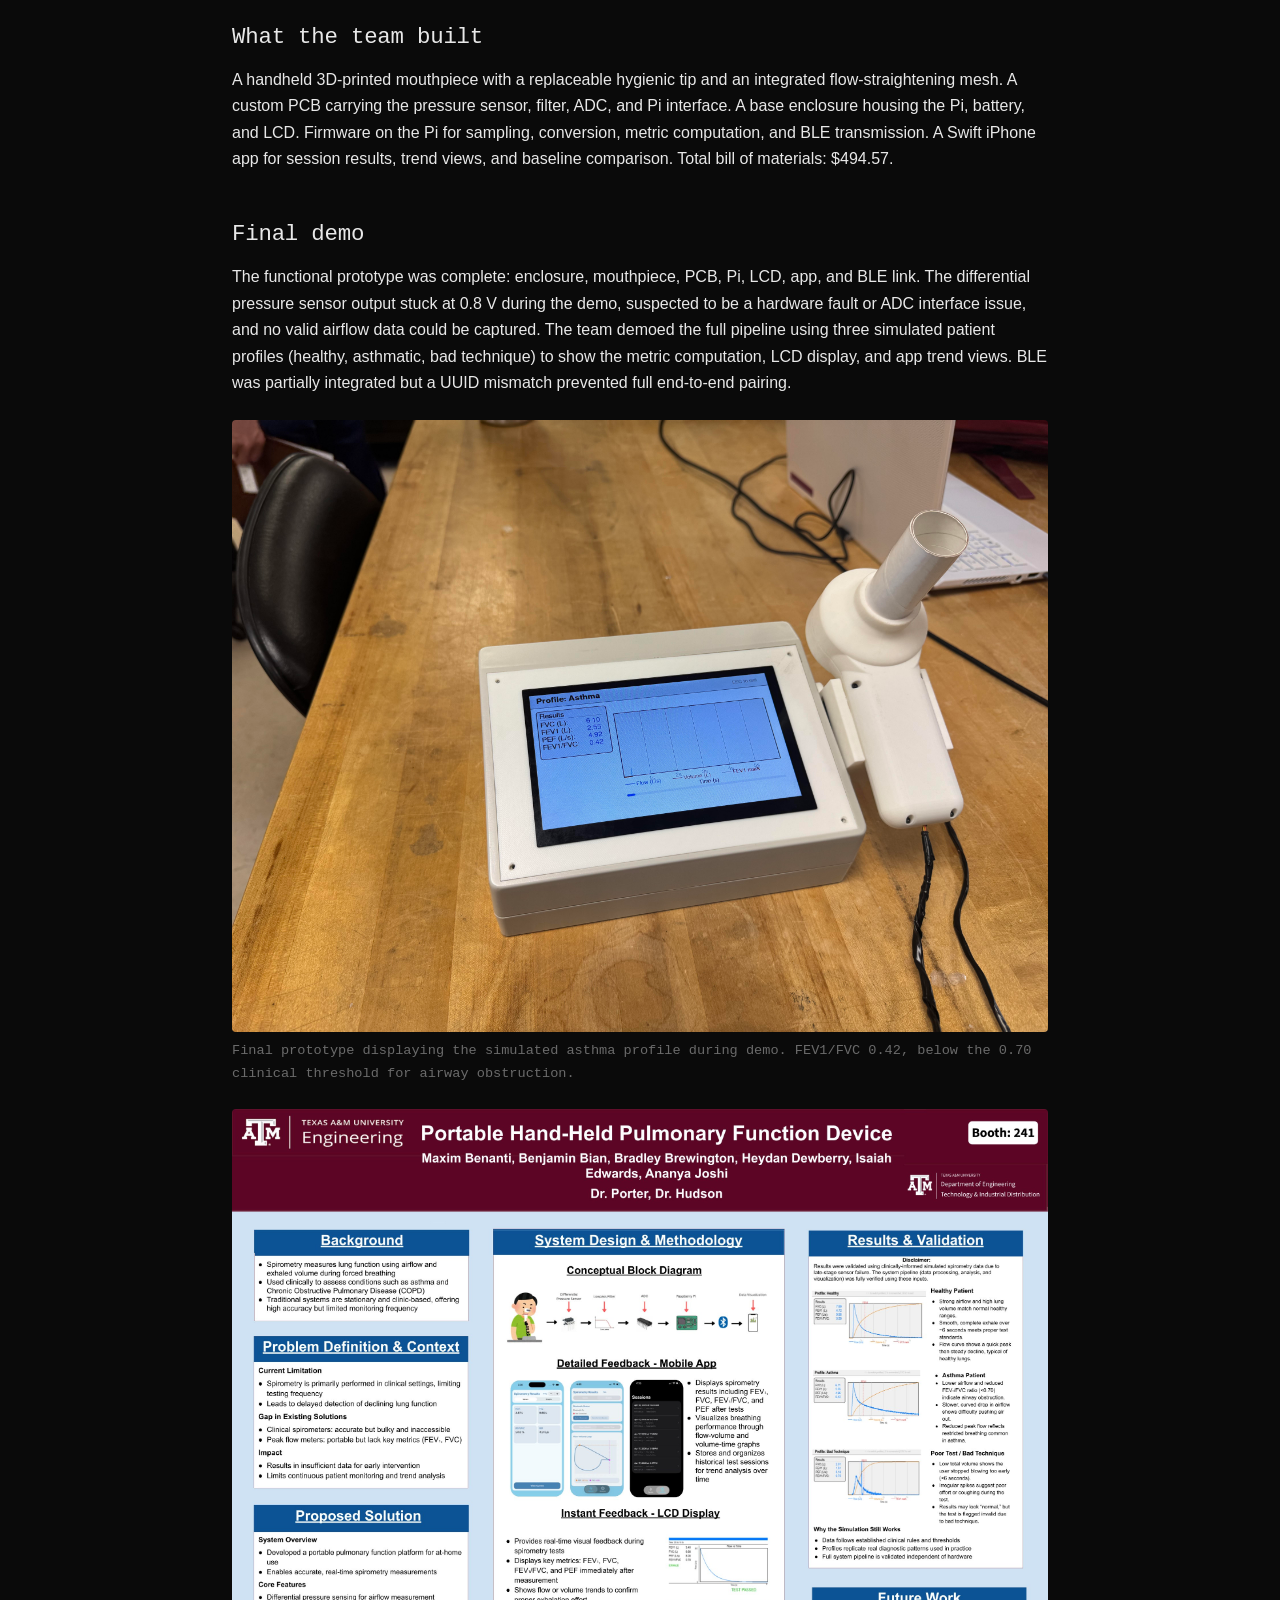
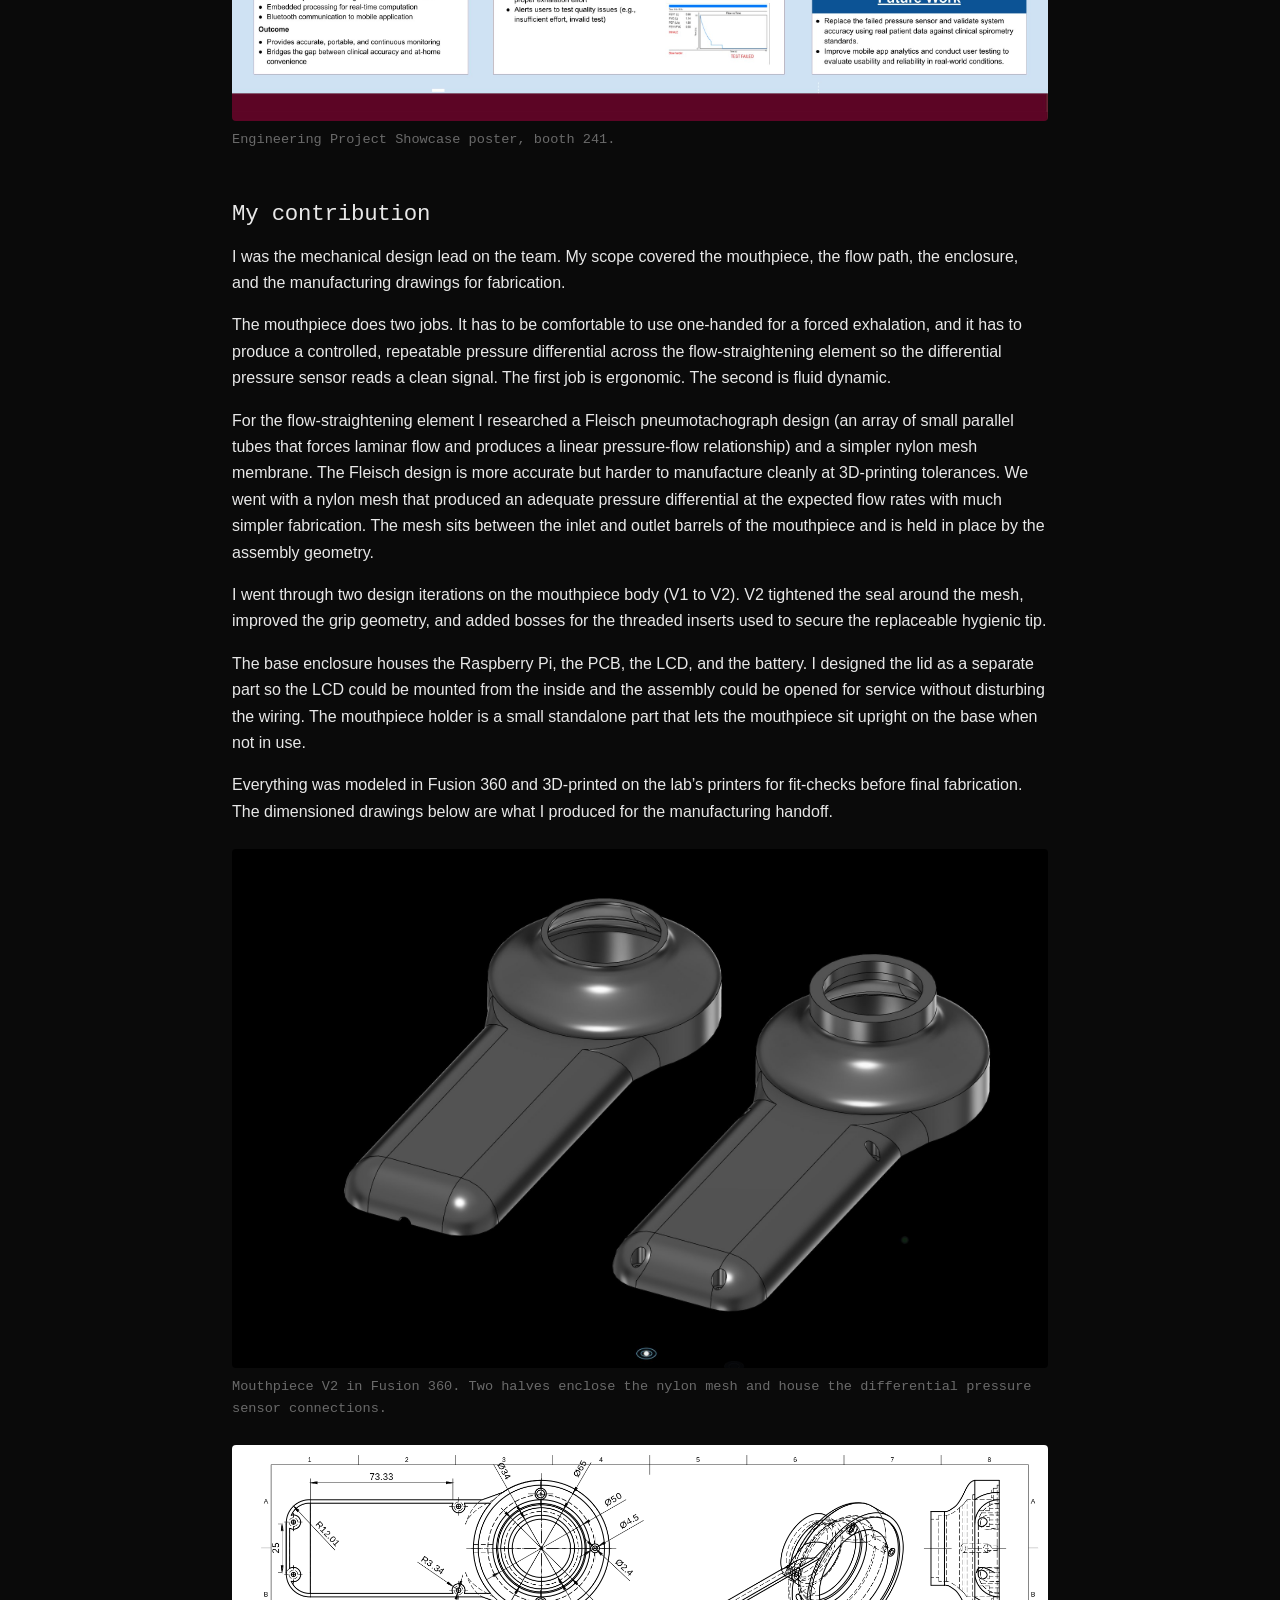
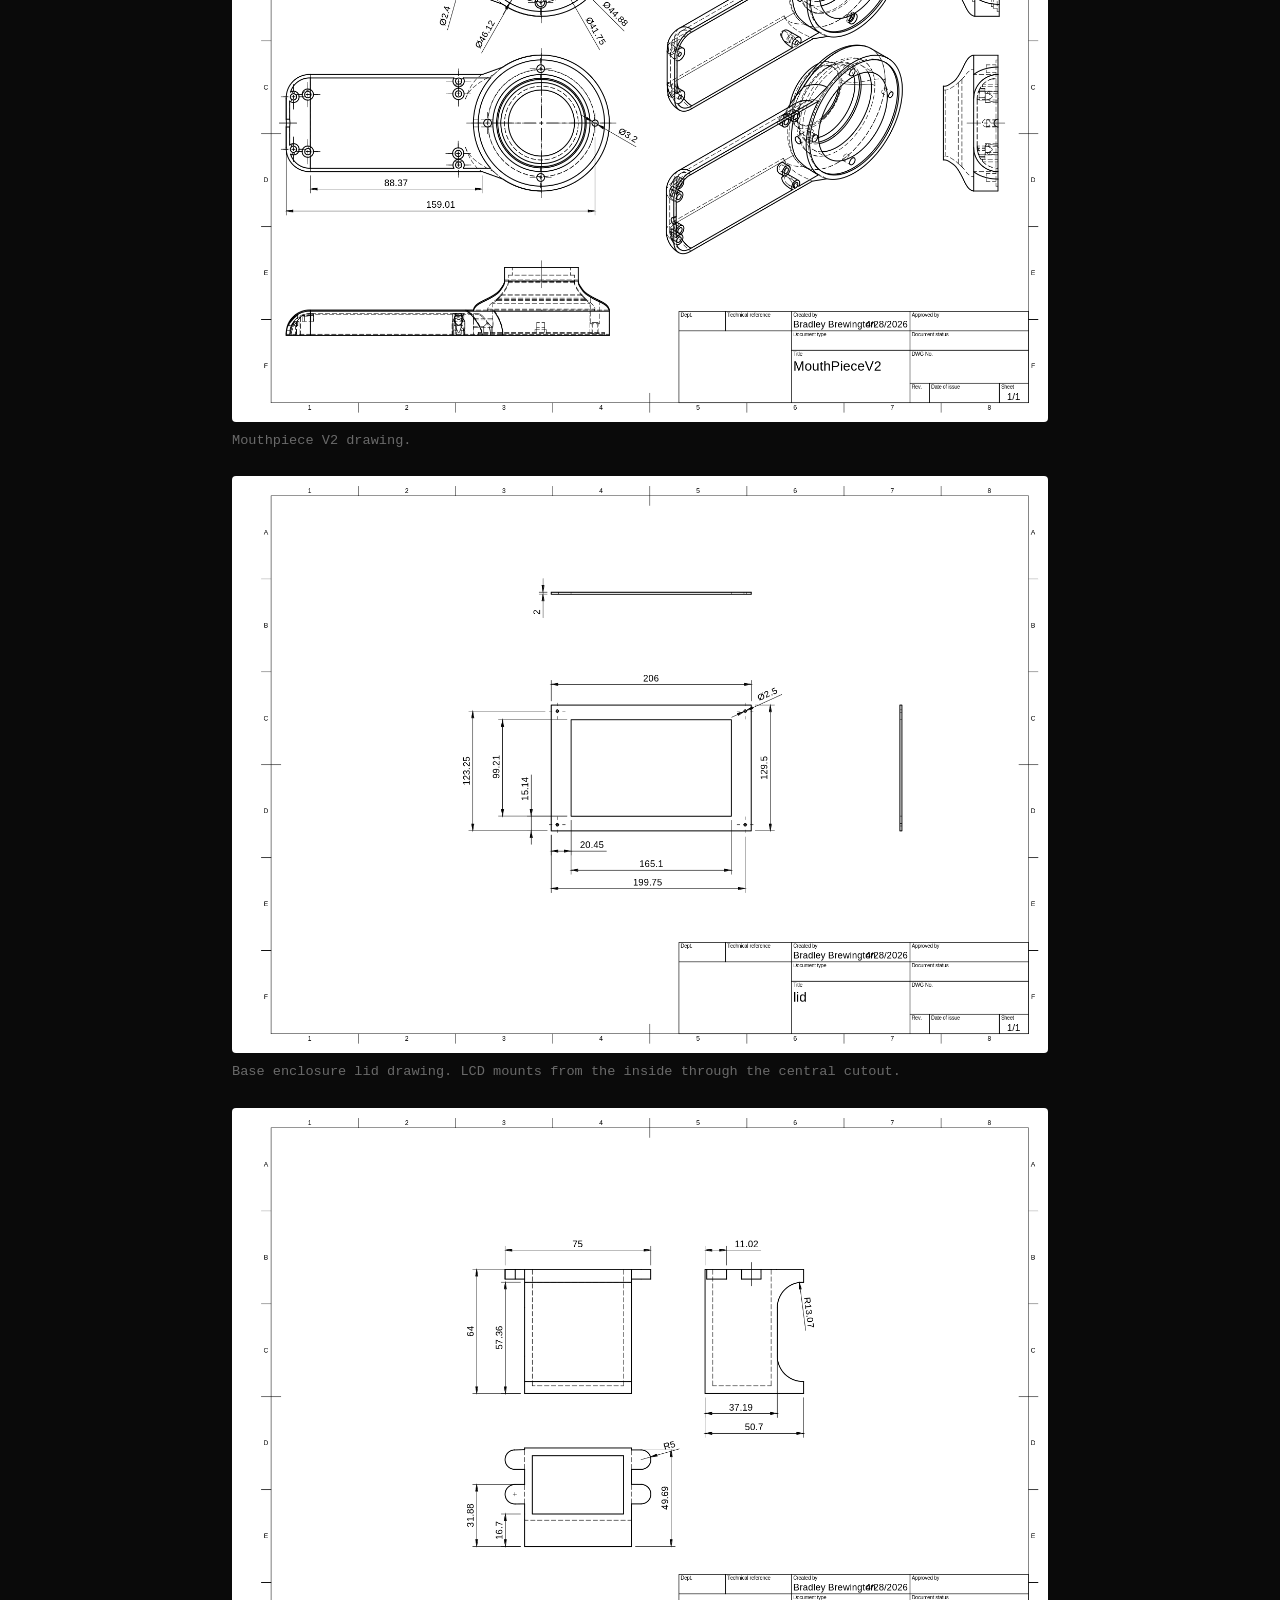
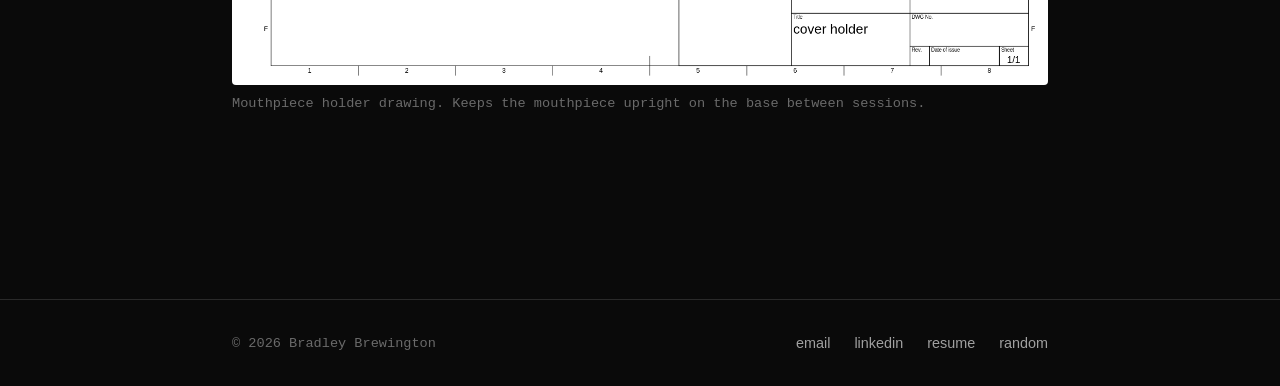
<file: projects/spirometer.html>
<!DOCTYPE html>
<html lang="en">
<head>
  <meta charset="UTF-8">
  <meta name="viewport" content="width=device-width, initial-scale=1.0">
  <title>Portable spirometer — Bradley Brewington</title>
  <link rel="stylesheet" href="../css/style.css">
</head>
<body>
  <header class="site-header">
    <div class="container">
      <a href="../index.html" class="brand">brewington.eng</a>
      <nav class="site-nav">
        <a href="../index.html" class="active">work</a>
        <a href="../resume.html">resume</a>
        <a href="../random.html">random</a>
        <a href="../contact.html">contact</a>
      </nav>
    </div>
  </header>

  <main>
    <section class="container">
      <a href="../index.html" class="back-link">&larr; back to work</a>

      <div class="project-header">
        <div class="role">senior capstone (ESET 420) &middot; texas a&amp;m</div>
        <h1>Portable spirometer</h1>
        <p class="summary">
          Senior capstone project to design a portable, low-cost spirometer that approaches
          clinical accuracy. The device measures forced exhalation airflow and computes FEV1,
          FVC, FEV1/FVC, and PEF, displays results on an LCD and a paired iPhone app, and
          stores session data for trend monitoring. The pressure sensor failed during the
          final demo, so that demo ran on simulated patient profiles rather than live
          measurements. Six-person team; I led the mechanical design of the mouthpiece, flow
          path, and enclosure.
        </p>

        <dl class="fact-grid">
          <div>
            <dt>Timeline</dt>
            <dd>August 2025 &mdash; May 2026</dd>
          </div>
          <div>
            <dt>Team</dt>
            <dd>Heydan Dewberry (PM), Maxim Benanti (EE), Isaiah Edwards (TE), Bradley Brewington (Hardware), Ananya Joshi (SE), Benjamin Bian (Embedded). Advisors: Dr. Porter, Dr. Hudson. Stakeholder: Professor Smith.</dd>
          </div>
          <div>
            <dt>Stack</dt>
            <dd>HSCD differential pressure sensor, MCP6002 op-amp, MCP3008 ADC, Raspberry Pi Zero 2 W, BLE, LCD, custom PCB</dd>
          </div>
          <div>
            <dt>My role</dt>
            <dd>Hardware Engineer (team title). Mechanical design lead in practice: mouthpiece, flow path, enclosure, manufacturing drawings.</dd>
          </div>
          <div>
            <dt>Status</dt>
            <dd>Functional prototype assembled and demoed. Pressure sensor failed during final demo. System validated on simulated profiles.</dd>
          </div>
        </dl>
      </div>

      <h2>The problem</h2>
      <p>
        About 25 million Americans, including 4.6 million children, have asthma. Lung function
        data is captured a few times a year in clinics, but symptoms vary day to day at home.
        The two existing options force a tradeoff: clinical spirometers are accurate but cost
        $1000 to $3000 and are clinic-bound, and peak flow meters are portable and cheap but
        give a single reading that depends heavily on technique.
      </p>
      <p>
        The project goal was a device that approaches clinical-grade flow and volume
        measurement at a portable form factor and a price point that makes daily home use
        realistic. Beyond a single number, it produces flow-volume and volume-time curves,
        computes the standard clinical metrics (FEV1, FVC, FEV1/FVC, PEF), and stores session
        data so users can see deviations from their own baseline over time.
      </p>

      <h2>How it works</h2>
      <p>
        The user exhales forcefully through a handheld mouthpiece. Inside the mouthpiece, a
        nylon mesh creates a controlled resistance to airflow, producing a pressure
        differential across it. An HSCD differential pressure sensor reads the pressure on
        each side and outputs an analog voltage proportional to the difference. The signal
        passes through a second-order Sallen-Key Butterworth low-pass filter (2 kHz cutoff,
        MCP6002 op-amp) into a 12-bit MCP3008 ADC. A Raspberry Pi Zero 2 W reads the ADC over
        SPI, converts pressure to flow to volume, computes the spirometry metrics, and pushes
        results to an LCD on the base unit and over BLE to an iPhone app for session storage
        and trend analysis.
      </p>

      <h2>What the team built</h2>
      <p>
        A handheld 3D-printed mouthpiece with a replaceable hygienic tip and an integrated
        flow-straightening mesh. A custom PCB carrying the pressure sensor, filter, ADC, and
        Pi interface. A base enclosure housing the Pi, battery, and LCD. Firmware on the Pi
        for sampling, conversion, metric computation, and BLE transmission. A Swift iPhone
        app for session results, trend views, and baseline comparison. Total bill of
        materials: $494.57.
      </p>

      <h2>Final demo</h2>
      <p>
        The functional prototype was complete: enclosure, mouthpiece, PCB, Pi, LCD, app, and
        BLE link. The differential pressure sensor output stuck at 0.8 V during the demo,
        suspected to be a hardware fault or ADC interface issue, and no valid airflow data
        could be captured. The team demoed the full pipeline using three simulated patient
        profiles (healthy, asthmatic, bad technique) to show the metric computation, LCD
        display, and app trend views. BLE was partially integrated but a UUID mismatch
        prevented full end-to-end pairing.
      </p>

      <figure>
        <img src="../images/spirometer-asthma.jpg" alt="Functional spirometer prototype on the bench, displaying results for a simulated asthma patient profile: FVC 6.10 L, FEV1 2.55 L, PEF 4.92 L/s, FEV1/FVC 0.42">
        <figcaption>Final prototype displaying the simulated asthma profile during demo. FEV1/FVC 0.42, below the 0.70 clinical threshold for airway obstruction.</figcaption>
      </figure>

      <figure>
        <img src="../images/spirometer-poster.png" alt="Texas A&M Engineering Project Showcase poster for the Portable Hand-Held Pulmonary Function Device, with sections on background, problem definition, proposed solution, system design and methodology, results and validation, and future work">
        <figcaption>Engineering Project Showcase poster, booth 241.</figcaption>
      </figure>

      <h2>My contribution</h2>
      <p>
        I was the mechanical design lead on the team. My scope covered the mouthpiece, the
        flow path, the enclosure, and the manufacturing drawings for fabrication.
      </p>
      <p>
        The mouthpiece does two jobs. It has to be comfortable to use one-handed for a forced
        exhalation, and it has to produce a controlled, repeatable pressure differential
        across the flow-straightening element so the differential pressure sensor reads a
        clean signal. The first job is ergonomic. The second is fluid dynamic.
      </p>
      <p>
        For the flow-straightening element I researched a Fleisch pneumotachograph design (an
        array of small parallel tubes that forces laminar flow and produces a linear
        pressure-flow relationship) and a simpler nylon mesh membrane. The Fleisch design is
        more accurate but harder to manufacture cleanly at 3D-printing tolerances. We went
        with a nylon mesh that produced an adequate pressure differential at the expected
        flow rates with much simpler fabrication. The mesh sits between the inlet and outlet
        barrels of the mouthpiece and is held in place by the assembly geometry.
      </p>
      <p>
        I went through two design iterations on the mouthpiece body (V1 to V2). V2 tightened
        the seal around the mesh, improved the grip geometry, and added bosses for the
        threaded inserts used to secure the replaceable hygienic tip.
      </p>
      <p>
        The base enclosure houses the Raspberry Pi, the PCB, the LCD, and the battery. I
        designed the lid as a separate part so the LCD could be mounted from the inside and
        the assembly could be opened for service without disturbing the wiring. The
        mouthpiece holder is a small standalone part that lets the mouthpiece sit upright on
        the base when not in use.
      </p>
      <p>
        Everything was modeled in Fusion 360 and 3D-printed on the lab&rsquo;s printers for
        fit-checks before final fabrication. The dimensioned drawings below are what I
        produced for the manufacturing handoff.
      </p>

      <figure>
        <img src="../images/spirometer-cad-mouthpiece-angle.png" alt="Isometric Fusion 360 view of the two-piece spirometer mouthpiece assembly showing the inlet bulb head and the longer ergonomic handle body">
        <figcaption>Mouthpiece V2 in Fusion 360. Two halves enclose the nylon mesh and house the differential pressure sensor connections.</figcaption>
      </figure>

      <figure>
        <img src="../images/spirometer-drawing-mouthpiece.png" alt="Dimensioned engineering drawing of the spirometer mouthpiece V2 showing overall length, inlet and outlet diameters, mesh seat geometry, and threaded insert locations">
        <figcaption>Mouthpiece V2 drawing.</figcaption>
      </figure>

      <figure>
        <img src="../images/spirometer-drawing-lid.png" alt="Dimensioned engineering drawing of the base enclosure lid showing the LCD cutout and mounting screw pattern">
        <figcaption>Base enclosure lid drawing. LCD mounts from the inside through the central cutout.</figcaption>
      </figure>

      <figure>
        <img src="../images/spirometer-drawing-holder.png" alt="Dimensioned engineering drawing of the mouthpiece holder showing the cradle profile and mounting feature">
        <figcaption>Mouthpiece holder drawing. Keeps the mouthpiece upright on the base between sessions.</figcaption>
      </figure>
    </section>
  </main>

  <footer class="site-footer">
    <div class="container">
      <div class="copy">&copy; 2026 Bradley Brewington</div>
      <div class="links">
        <a href="mailto:bmbrewington4@gmail.com">email</a>
        <a href="https://linkedin.com/in/bradleybrewington" target="_blank" rel="noopener">linkedin</a>
        <a href="../resume.html">resume</a>
        <a href="../random.html">random</a>
      </div>
    </div>
  </footer>
</body>
</html>
</file>
<file: css/style.css>
/* ===== Base / Reset ===== */
*, *::before, *::after { box-sizing: border-box; margin: 0; padding: 0; }

:root {
  --bg: #0a0a0a;
  --bg-elev: #141414;
  --bg-hover: #1c1c1c;
  --border: #2a2a2a;
  --border-strong: #3a3a3a;
  --text: #e8e8e8;
  --text-muted: #a0a0a0;
  --text-dim: #6a6a6a;
  --accent: #d4a45a;       /* muted amber — engineering / brass */
  --accent-dim: #8a6c3c;
  --max-width: 880px;
  --side-pad: 2rem;
}

html, body {
  background: var(--bg);
  color: var(--text);
  font-family: -apple-system, BlinkMacSystemFont, "Segoe UI", "Inter", "Helvetica Neue", Arial, sans-serif;
  font-size: 16px;
  line-height: 1.65;
  -webkit-font-smoothing: antialiased;
}

::selection { background: var(--accent); color: var(--bg); }

/* ===== Typography ===== */
h1, h2, h3, h4 {
  font-family: "JetBrains Mono", "SF Mono", Menlo, Consolas, monospace;
  font-weight: 500;
  letter-spacing: -0.01em;
  line-height: 1.25;
}

h1 { font-size: 2.2rem; margin-bottom: 0.75rem; }
h2 { font-size: 1.4rem; margin-top: 3rem; margin-bottom: 1rem; color: var(--text); }
h3 { font-size: 1.1rem; margin-top: 2rem; margin-bottom: 0.5rem; color: var(--text); }
h4 { font-size: 0.95rem; color: var(--text-muted); text-transform: uppercase; letter-spacing: 0.08em; margin-bottom: 0.5rem; }

p { margin-bottom: 1rem; color: var(--text); }
p.lede { font-size: 1.15rem; color: var(--text-muted); margin-bottom: 1.5rem; line-height: 1.6; }

a { color: var(--accent); text-decoration: none; border-bottom: 1px solid transparent; transition: border-color 120ms ease; }
a:hover { border-bottom-color: var(--accent); }

code, .mono { font-family: "JetBrains Mono", "SF Mono", Menlo, Consolas, monospace; font-size: 0.92em; color: var(--accent); }

ul { list-style: none; padding-left: 0; }
ul.bulleted { padding-left: 1.2rem; list-style: disc; }
ul.bulleted li { color: var(--text); margin-bottom: 0.4rem; }

/* ===== Layout ===== */
.container {
  max-width: var(--max-width);
  margin: 0 auto;
  padding: 0 var(--side-pad);
}

main { padding: 4rem 0 6rem; }

/* ===== Header / Nav ===== */
.site-header {
  border-bottom: 1px solid var(--border);
  padding: 1.25rem 0;
}

.site-header .container {
  display: flex;
  justify-content: space-between;
  align-items: center;
}

.site-header .brand {
  font-family: "JetBrains Mono", "SF Mono", Menlo, Consolas, monospace;
  font-weight: 500;
  color: var(--text);
  border-bottom: none;
  font-size: 0.95rem;
  letter-spacing: 0.02em;
}

.site-nav { display: flex; gap: 2rem; }
.site-nav a {
  color: var(--text-muted);
  font-size: 0.9rem;
  border-bottom: none;
  transition: color 120ms ease;
}
.site-nav a:hover { color: var(--accent); border-bottom: none; }
.site-nav a.active { color: var(--accent); }

/* ===== Hero (homepage) ===== */
.hero { padding: 5rem 0 2rem; }
.hero .name { font-size: 2.6rem; margin-bottom: 0.25rem; }
.hero .tagline {
  font-family: "JetBrains Mono", "SF Mono", Menlo, Consolas, monospace;
  color: var(--accent);
  font-size: 1rem;
  letter-spacing: 0.02em;
  margin-bottom: 1.25rem;
}
.hero .intro { color: var(--text-muted); font-size: 1.05rem; max-width: 640px; line-height: 1.7; }

/* ===== Project cards (homepage list) ===== */
.project-list { display: flex; flex-direction: column; gap: 0; margin-top: 1rem; }
.project-card {
  display: block;
  padding: 1.75rem 0;
  border-bottom: 1px solid var(--border);
  text-decoration: none;
  color: var(--text);
  border-bottom-color: var(--border);
  transition: padding-left 200ms ease, border-bottom-color 200ms ease;
}
.project-card:hover {
  padding-left: 0.5rem;
  border-bottom-color: var(--border-strong);
}
.project-card:hover .project-card-title { color: var(--accent); }

.project-card-meta {
  display: flex;
  justify-content: space-between;
  align-items: baseline;
  margin-bottom: 0.5rem;
}
.project-card-title {
  font-family: "JetBrains Mono", "SF Mono", Menlo, Consolas, monospace;
  font-size: 1.15rem;
  font-weight: 500;
  color: var(--text);
  transition: color 200ms ease;
}
.project-card-date { font-size: 0.85rem; color: var(--text-dim); }
.project-card-summary { color: var(--text-muted); font-size: 0.95rem; line-height: 1.55; }
.project-card-stack {
  font-family: "JetBrains Mono", "SF Mono", Menlo, Consolas, monospace;
  font-size: 0.8rem;
  color: var(--text-dim);
  margin-top: 0.6rem;
  letter-spacing: 0.02em;
}

/* ===== Project page ===== */
.project-header { padding-bottom: 2rem; border-bottom: 1px solid var(--border); margin-bottom: 2rem; }
.project-header .role {
  font-family: "JetBrains Mono", "SF Mono", Menlo, Consolas, monospace;
  color: var(--accent);
  font-size: 0.9rem;
  margin-bottom: 0.75rem;
  letter-spacing: 0.02em;
}
.project-header .summary { color: var(--text-muted); font-size: 1.1rem; margin-bottom: 1.25rem; }

.fact-grid {
  display: grid;
  grid-template-columns: repeat(auto-fit, minmax(150px, 1fr));
  gap: 1.5rem;
  padding: 1.25rem 0;
  border-top: 1px solid var(--border);
  border-bottom: 1px solid var(--border);
}
.fact-grid dt {
  font-family: "JetBrains Mono", "SF Mono", Menlo, Consolas, monospace;
  font-size: 0.75rem;
  color: var(--text-dim);
  text-transform: uppercase;
  letter-spacing: 0.08em;
  margin-bottom: 0.3rem;
}
.fact-grid dd { font-size: 0.9rem; color: var(--text); }

/* ===== Image placeholders ===== */
.image-placeholder {
  background: var(--bg-elev);
  border: 1px dashed var(--border-strong);
  border-radius: 4px;
  padding: 3rem 1.5rem;
  text-align: center;
  color: var(--text-dim);
  font-family: "JetBrains Mono", "SF Mono", Menlo, Consolas, monospace;
  font-size: 0.85rem;
  margin: 1.5rem 0;
}
.image-placeholder strong { display: block; color: var(--text-muted); margin-bottom: 0.5rem; }

figure { margin: 1.5rem 0; }
figure img { width: 100%; border-radius: 4px; display: block; }
figcaption {
  margin-top: 0.5rem;
  font-size: 0.85rem;
  color: var(--text-dim);
  font-family: "JetBrains Mono", "SF Mono", Menlo, Consolas, monospace;
}

/* ===== Footer ===== */
.site-footer {
  border-top: 1px solid var(--border);
  padding: 2rem 0;
  margin-top: 4rem;
}
.site-footer .container {
  display: flex;
  justify-content: space-between;
  align-items: center;
  flex-wrap: wrap;
  gap: 1rem;
}
.site-footer .copy { font-size: 0.85rem; color: var(--text-dim); font-family: "JetBrains Mono", "SF Mono", Menlo, Consolas, monospace; }
.site-footer .links { display: flex; gap: 1.5rem; }
.site-footer .links a { color: var(--text-muted); font-size: 0.9rem; border-bottom: none; }
.site-footer .links a:hover { color: var(--accent); }

/* ===== Contact / About blocks ===== */
.contact-list {
  display: flex;
  flex-direction: column;
  gap: 0.5rem;
  margin-top: 1.5rem;
  font-family: "JetBrains Mono", "SF Mono", Menlo, Consolas, monospace;
}
.contact-list .row { display: flex; gap: 1rem; align-items: baseline; }
.contact-list .label { color: var(--text-dim); font-size: 0.85rem; min-width: 90px; }
.contact-list .value { color: var(--text); font-size: 0.95rem; }

/* ===== Back link ===== */
.back-link {
  display: inline-block;
  font-family: "JetBrains Mono", "SF Mono", Menlo, Consolas, monospace;
  font-size: 0.85rem;
  color: var(--text-muted);
  margin-bottom: 2rem;
  border-bottom: none;
}
.back-link:hover { color: var(--accent); border-bottom: none; }

/* ===== Responsive ===== */
@media (max-width: 640px) {
  :root { --side-pad: 1.25rem; }
  .hero .name { font-size: 2rem; }
  h1 { font-size: 1.8rem; }
  .site-nav { gap: 1.2rem; }
  .site-nav a { font-size: 0.85rem; }
  main { padding: 2rem 0 4rem; }
  .hero { padding: 2.5rem 0 1.5rem; }
}
</file>
